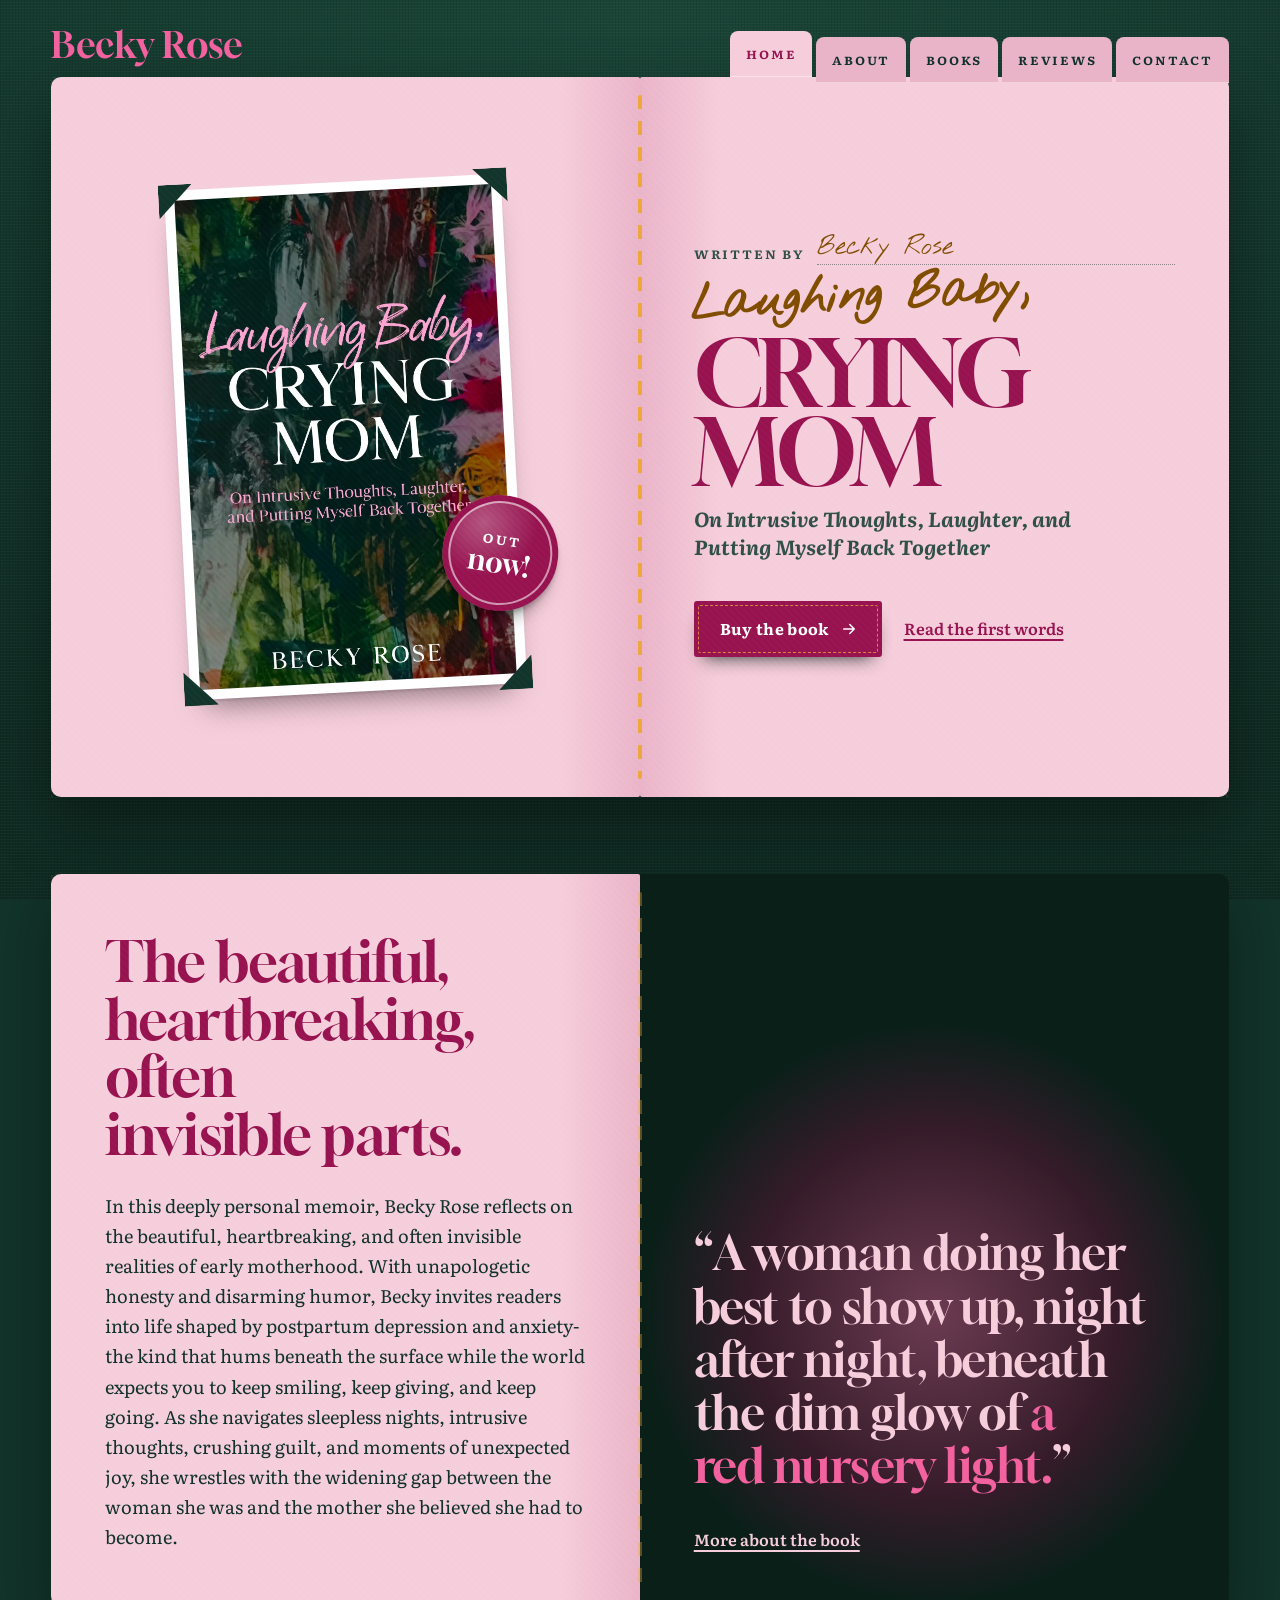
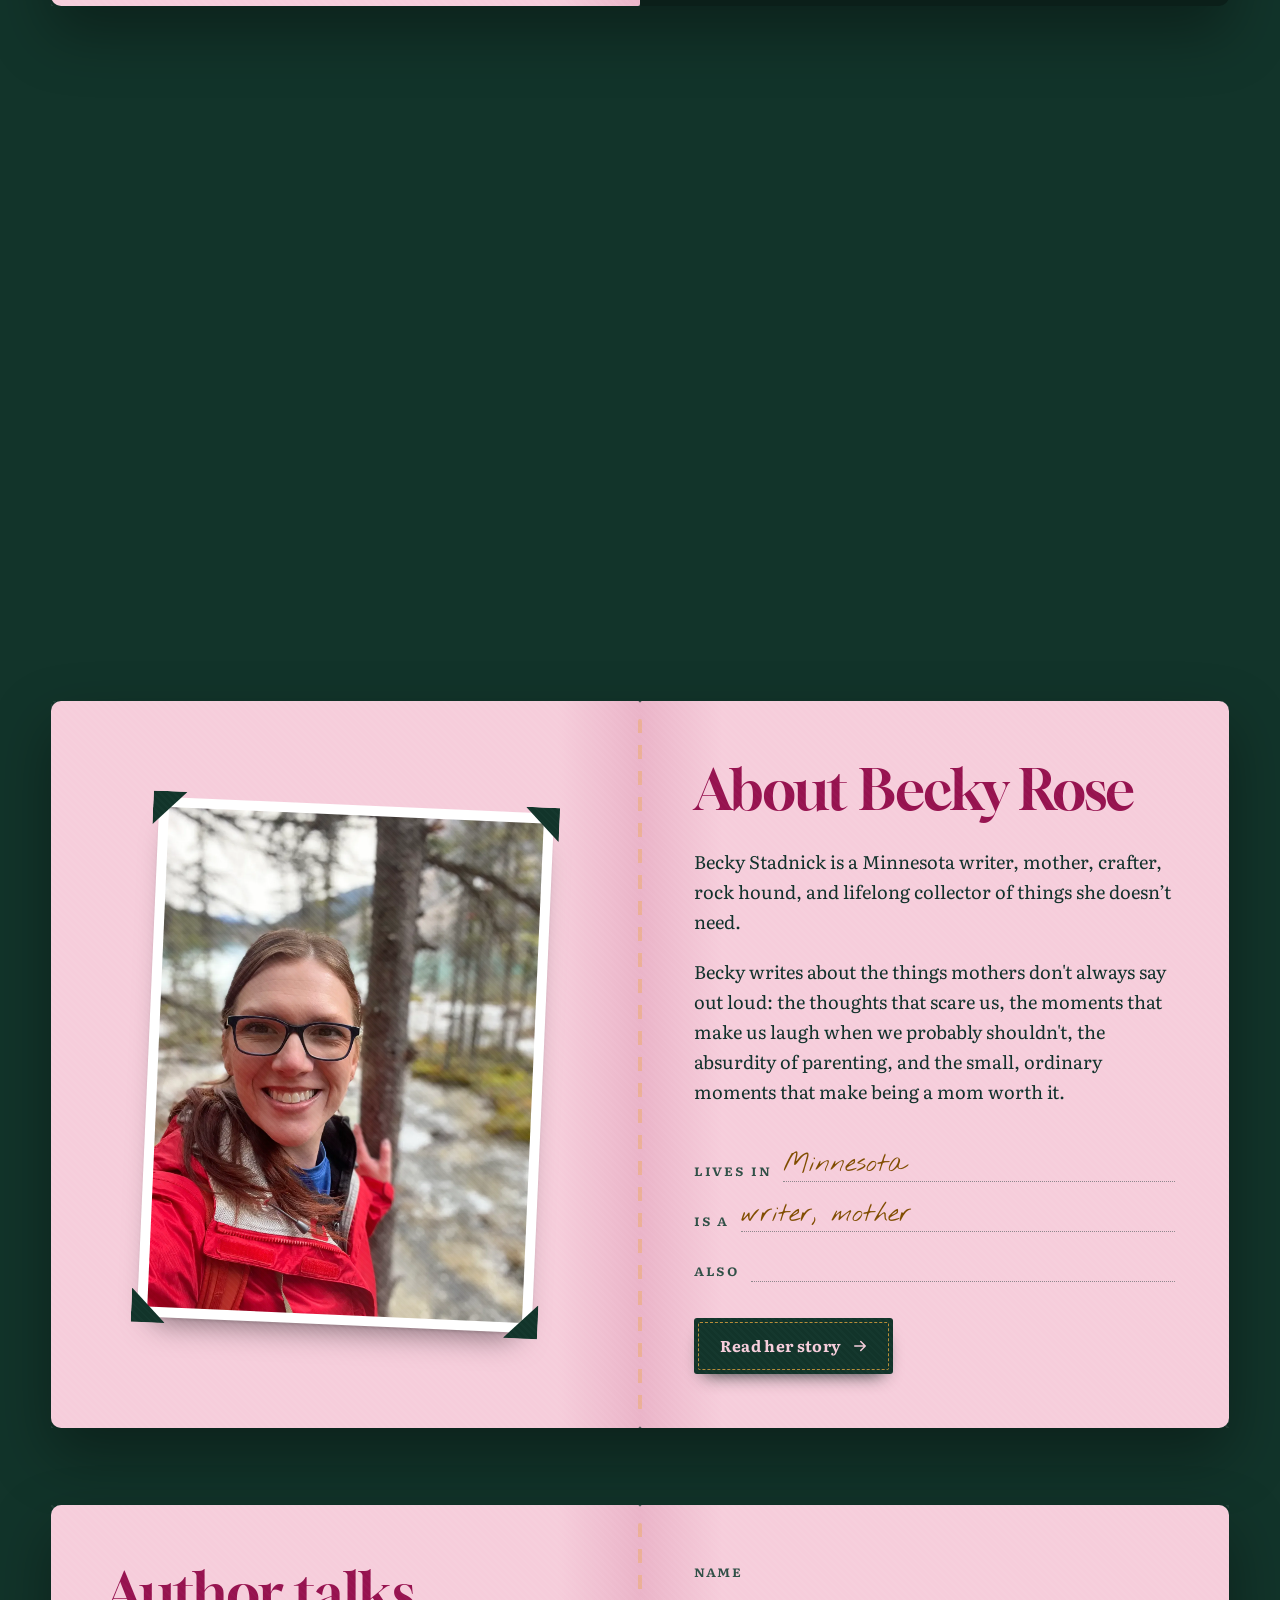
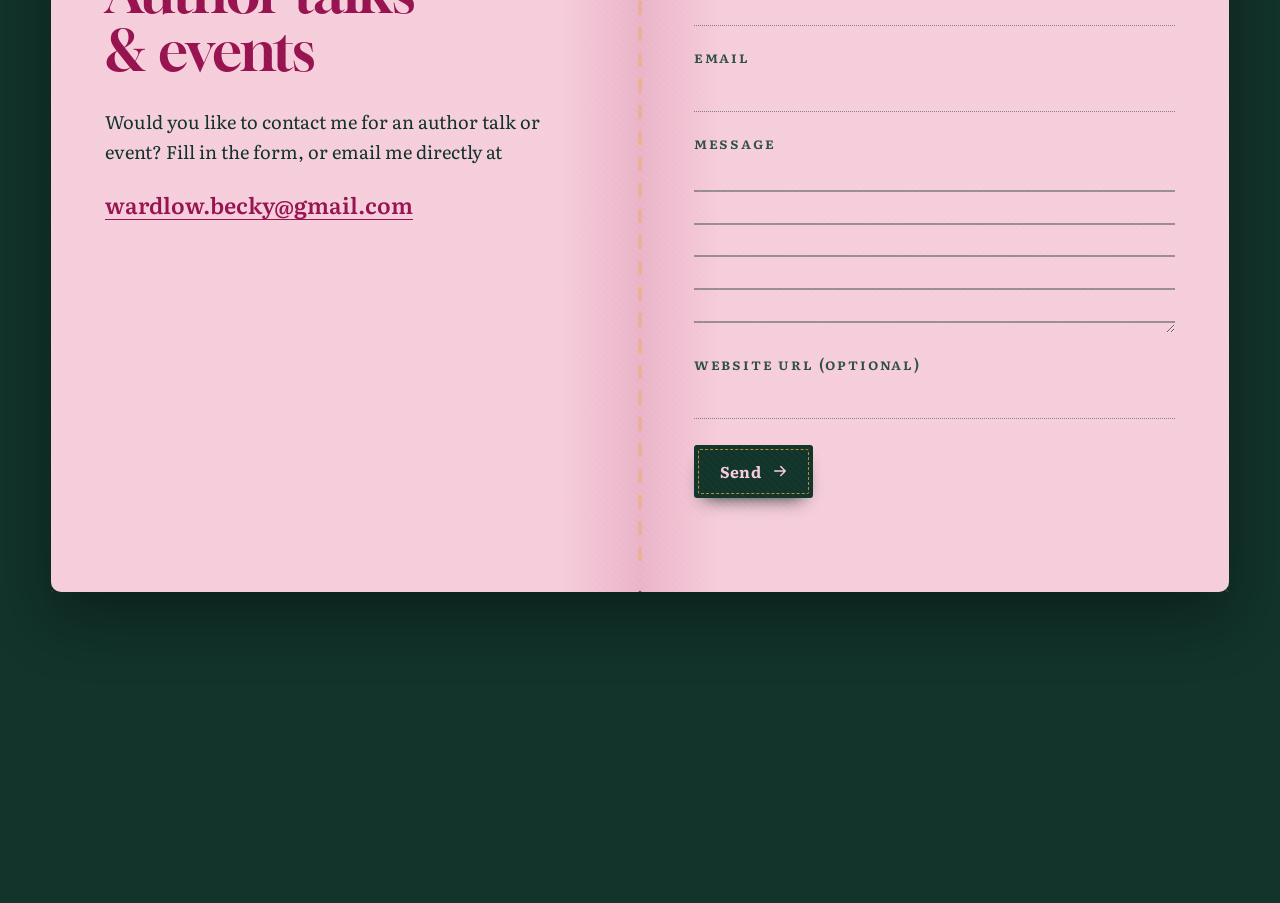
<file: index.html>
<!doctype html>
<html lang="en">
<head>
  <meta charset="utf-8">
  <meta name="viewport" content="width=device-width, initial-scale=1">
  <title>Becky Rose | Official Author Website</title>
  <meta name="description" content="Becky Rose is a Minnesota writer and the author of the memoir Laughing Baby, Crying Mom, out now.">
  <meta name="theme-color" content="#12342a">
  <meta property="og:title" content="Becky Rose | Official Author Website">
  <meta property="og:description" content="Becky Rose is a Minnesota writer and the author of the memoir Laughing Baby, Crying Mom, out now.">
  <meta property="og:image" content="https://mantistmd1.github.io/becky-rose-website/assets/share.jpg">
  <meta property="og:image:width" content="1200">
  <meta property="og:image:height" content="630">
  <meta property="og:image:alt" content="Laughing Baby, Crying Mom, a memoir by Becky Rose. Out now.">
  <meta property="og:url" content="https://mantistmd1.github.io/becky-rose-website/">
  <meta property="og:type" content="website">
  <meta name="twitter:card" content="summary_large_image">
  <link rel="icon" href="assets/favicon.svg" type="image/svg+xml">
  <link rel="preconnect" href="https://fonts.googleapis.com">
  <link rel="preconnect" href="https://fonts.gstatic.com" crossorigin>
  <link href="https://fonts.googleapis.com/css2?family=Gloock&family=Literata:ital,opsz,wght@0,7..72,400;0,7..72,600;0,7..72,700;1,7..72,400&family=Nothing+You+Could+Do&display=swap" rel="stylesheet">
  <link rel="stylesheet" href="styles.css">
  <script>document.documentElement.classList.add("js")</script>
</head>
<body id="top">
  <a class="skip" href="#main">Skip to content</a>
  <header class="site-head">
    <a class="stamp" href="index.html">Becky Rose</a>
    <nav aria-label="Main">
      <button class="menu-btn" aria-expanded="false" aria-controls="site-tabs"><svg viewBox="0 0 24 24" fill="none" stroke="currentColor" stroke-width="2" stroke-linecap="round" aria-hidden="true"><path d="M4 7h16M4 12h16M4 17h16"/></svg>Menu</button>
      <ul class="tabs" id="site-tabs">
        <li><a href="index.html" aria-current="page">Home</a></li>
        <li><a href="about.html">About</a></li>
        <li><a href="books.html">Books</a></li>
        <li><a href="reviews.html">Reviews</a></li>
        <li><a href="contact.html">Contact</a></li>
      </ul>
    </nav>
  </header>
  <main id="main">
    <div class="album">

      <section class="spread arrival" aria-labelledby="book-title">
        <div class="page page--left">
          <div>
          <div class="tipped settle"><span class="corner corner--tl"></span><span class="corner corner--tr"></span><span class="corner corner--bl"></span><span class="corner corner--br"></span>
            <img src="assets/cover.webp" width="1165" height="1800" alt="Cover of Laughing Baby, Crying Mom by Becky Rose: pink brush-script and white serif lettering over a dark, colorful abstract painting." fetchpriority="high">
            <span class="sticker"><span class="sticker-small">Out</span><span class="sticker-big">now!</span></span>
          </div>
        </div>
        </div>
        <div class="page page--right">
          <div class="arrival-form">
            <div class="field"><span class="label">Written by</span><span class="line"><span class="hand write-in" data-delay="300">Becky Rose</span></span></div>
            <h1 class="title-block" id="book-title">
              <span class="title-script">Laughing Baby,</span>
              <span class="title-caps">CRYING MOM</span>
              <span class="title-sub">On Intrusive Thoughts, Laughter, and Putting Myself Back Together</span>
            </h1>
            <div class="actions">
              <a class="btn btn--foil" href="#">Buy the book <svg viewBox="0 0 24 24" fill="none" stroke="currentColor" stroke-width="2" stroke-linecap="round" stroke-linejoin="round" aria-hidden="true"><path d="M5 12h14M13 6l6 6-6 6"/></svg></a>
              <a class="link-hand" href="#first-words">Read the first words</a>
            </div>
          </div>
        </div>
      </section>

      <section class="spread spread--words" aria-labelledby="first-words">
        <div class="page page--left prose">
          <h2 class="page-title" id="first-words">The beautiful, heartbreaking, often invisible parts.</h2>
          <p>In this deeply personal memoir, Becky Rose reflects on the beautiful, heartbreaking, and often invisible realities of early motherhood. With unapologetic honesty and disarming humor, Becky invites readers into life shaped by postpartum depression and anxiety-the kind that hums beneath the surface while the world expects you to keep smiling, keep giving, and keep going. As she navigates sleepless nights, intrusive thoughts, crushing guilt, and moments of unexpected joy, she wrestles with the widening gap between the woman she was and the mother she believed she had to become.</p>
        </div>
        <div class="page page--right nursery">
          <p class="nursery-quote">&ldquo;A woman doing her best to show up, night after night, beneath the dim glow of <em>a red nursery light.</em>&rdquo;</p>
          <div class="actions">
            <a class="link-hand link-hand--night" href="laughing-baby-crying-mom.html">More about the book</a>
          </div>
        </div>
      </section>

      <section class="spread spread--said" aria-labelledby="said">
        <div class="said-head">
          <h2 class="page-title" id="said">What people are saying</h2>
        </div>
        <div class="page page--left">
          <figure class="review">
            <span class="mark" aria-hidden="true">&ldquo;</span>
            <blockquote><p>This book spoke so many truths to me about truly being a mother. It spoke to the hilarity, the chaos, the depression, the loneliness, and the unbridled joy. Read this book and see yourself in Becky’s experience and feel just a little bit less alone in this crazy world of motherhood.</p></blockquote>
            <figcaption><span class="hand write-in" data-delay="200">— Megan F.</span></figcaption>
          </figure>
        </div>
        <div class="page page--right">
          <figure class="review">
            <span class="mark" aria-hidden="true">&ldquo;</span>
            <blockquote><p>Reading this book felt like sitting down with my best mama friends and having intimate discussions about all of our insecurities. It was therapeutic, cathartic, heart-wrenching yet full of hope. There were moments I was laughing, then crying, and all the while reading it feeling like I am not alone.</p></blockquote>
            <figcaption><span class="hand write-in" data-delay="500">— Melissa C.</span></figcaption>
          </figure>
        </div>
      </section>

      <section class="spread mother" aria-labelledby="meet">
        <div class="page page--left">
          <div>
            <div class="tipped settle"><span class="corner corner--tl"></span><span class="corner corner--tr"></span><span class="corner corner--bl"></span><span class="corner corner--br"></span>
              <img src="assets/becky.webp" width="1350" height="1800" alt="Becky Rose smiling in a red rain jacket beside a tree, with a river and mountains behind her." loading="lazy">
            </div>
          </div>
        </div>
        <div class="page page--right prose">
          <h2 class="page-title" id="meet">About Becky Rose</h2>
          <p>Becky Stadnick is a Minnesota writer, mother, crafter, rock hound, and lifelong collector of things she doesn’t need.</p>
          <p>Becky writes about the things mothers don't always say out loud: the thoughts that scare us, the moments that make us laugh when we probably shouldn't, the absurdity of parenting, and the small, ordinary moments that make being a mom worth it.</p>
          <div class="fact-list">
            <div class="field"><span class="label">Lives in</span><span class="line"><span class="hand write-in" data-delay="200">Minnesota</span></span></div>
            <div class="field"><span class="label">Is a</span><span class="line"><span class="hand write-in" data-delay="500">writer, mother</span></span></div>
            <div class="field"><span class="label">Also</span><span class="line"><span class="hand write-in" data-delay="800">crafter, rock hound</span></span></div>
          </div>
          <div class="actions"><a class="btn" href="about.html">Read her story <svg viewBox="0 0 24 24" fill="none" stroke="currentColor" stroke-width="2" stroke-linecap="round" stroke-linejoin="round" aria-hidden="true"><path d="M5 12h14M13 6l6 6-6 6"/></svg></a></div>
        </div>
      </section>

      <section class="spread write" aria-labelledby="write">
        <div class="page page--left prose">
          <h2 class="page-title" id="write">Author talks &amp; events</h2>
          <p>Would you like to contact me for an author talk or event? Fill in the form, or email me directly at</p>
          <p><a class="email" href="mailto:wardlow.becky@gmail.com">wardlow.becky@gmail.com</a></p>
        </div>
        <div class="page page--right">
          <form class="form" data-placeholder action="#" method="post">
            <label><span class="label">Name</span><input type="text" name="name" autocomplete="name" required></label>
            <label><span class="label">Email</span><input type="email" name="email" autocomplete="email" required></label>
            <label><span class="label">Message</span><textarea name="message" rows="5" required></textarea></label>
            <label><span class="label">Website URL (optional)</span><input type="url" name="website" autocomplete="url"></label>
            <div class="actions" style="margin-top:8px">
              <button class="btn" type="submit">Send <svg viewBox="0 0 24 24" fill="none" stroke="currentColor" stroke-width="2" stroke-linecap="round" stroke-linejoin="round" aria-hidden="true"><path d="M5 12h14M13 6l6 6-6 6"/></svg></button>
            </div>
            <p class="form-status" role="status" aria-live="polite"></p>
          </form>
        </div>
      </section>
    </div>
  </main>
  <footer class="site-foot">
    <a class="stamp" href="index.html">Becky Rose</a>
    <nav aria-label="Footer">
      <a href="about.html">About</a>
      <a href="books.html">Books</a>
      <a href="reviews.html">Reviews</a>
      <a href="contact.html">Contact</a>
      <a href="privacy.html">Privacy Policy</a>
    </nav>
    <p>&copy; 2026 Becky Rose</p>
    <a class="to-top" href="#top">Back to top <svg viewBox="0 0 24 24" fill="none" stroke="currentColor" stroke-width="2" stroke-linecap="round" stroke-linejoin="round" aria-hidden="true"><path d="M12 19V5M6 11l6-6 6 6"/></svg></a>
  </footer>
  <script src="main.js" defer></script>
</body>
</html>
</file>
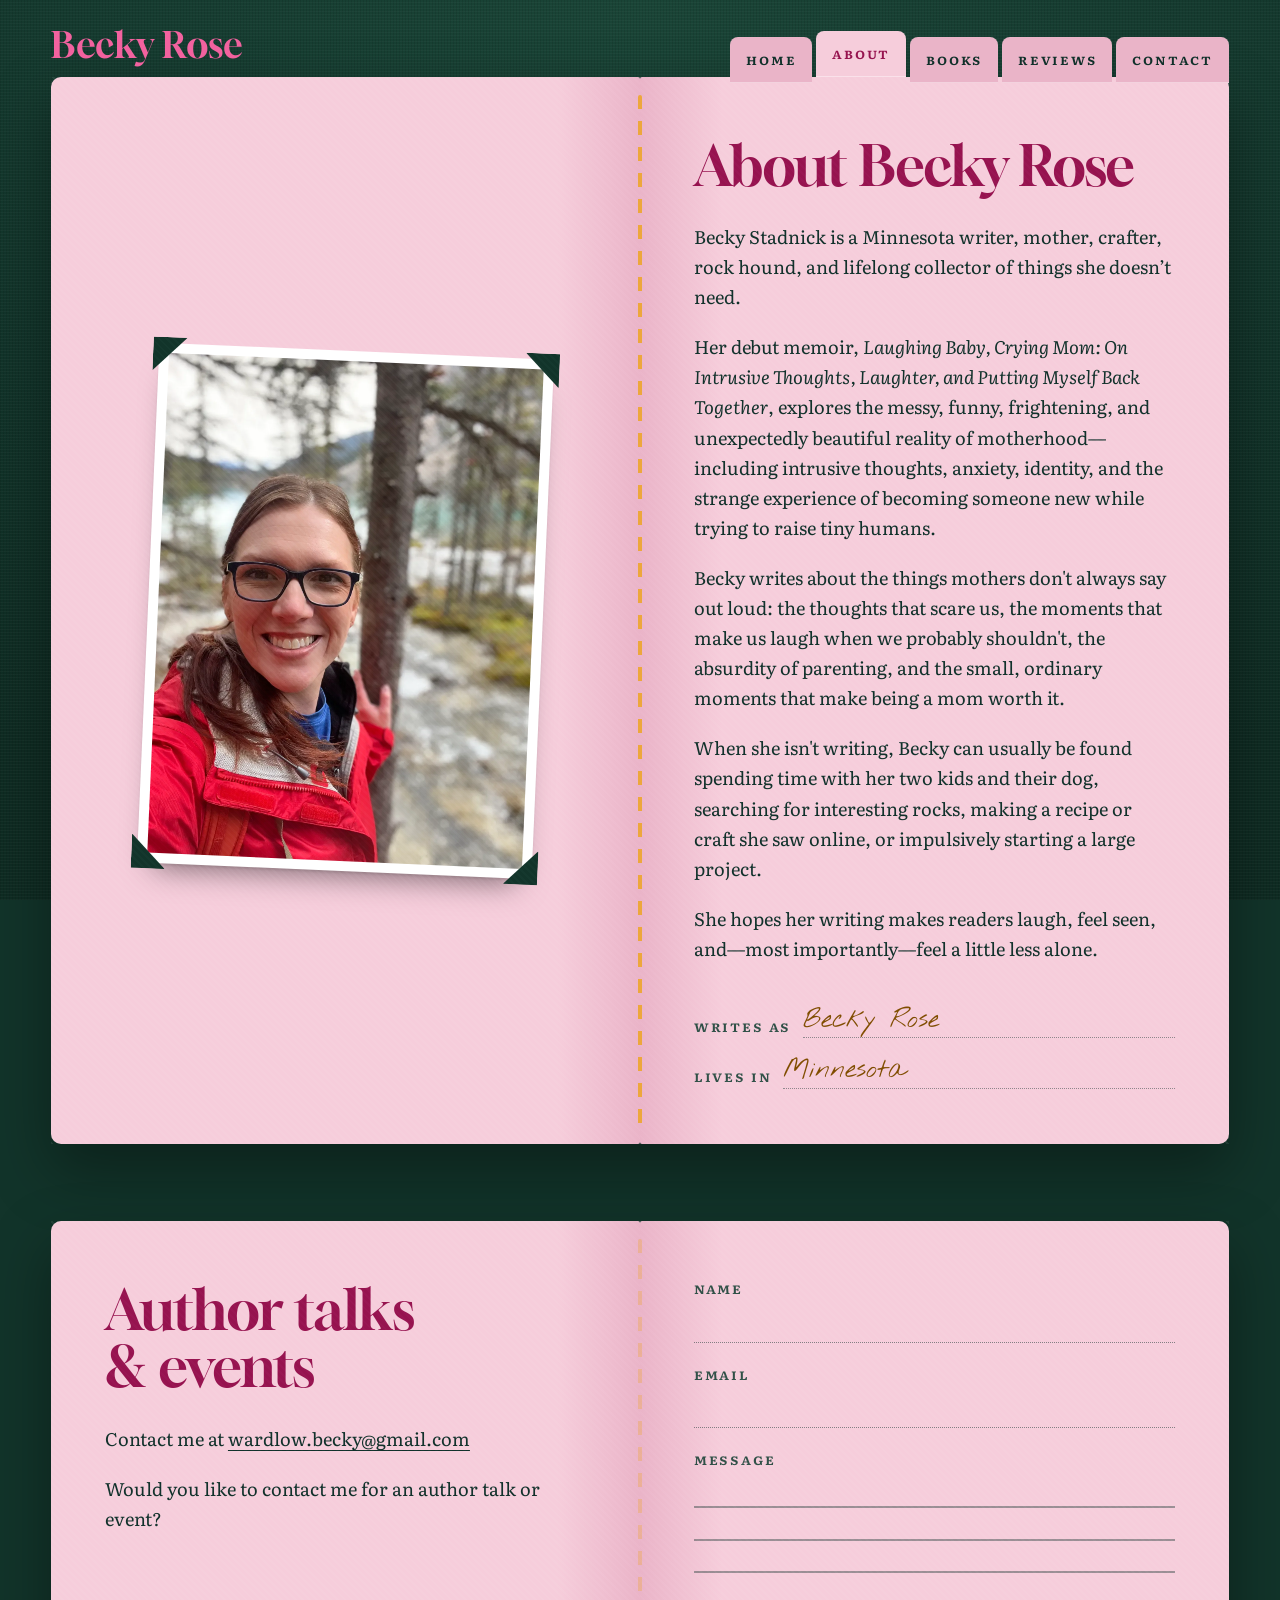
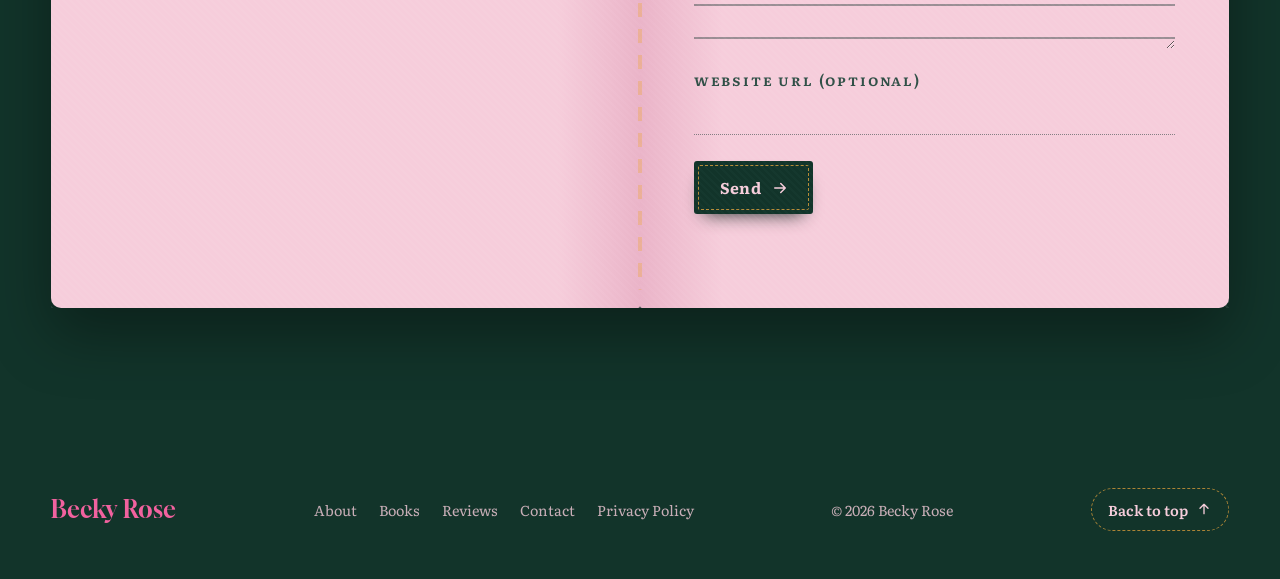
<file: about.html>
<!doctype html>
<html lang="en">
<head>
  <meta charset="utf-8">
  <meta name="viewport" content="width=device-width, initial-scale=1">
  <title>About | Becky Rose</title>
  <meta name="description" content="Becky Stadnick is a Minnesota writer, mother, crafter, rock hound, and lifelong collector of things she doesn’t need.">
  <meta name="theme-color" content="#12342a">
  <meta property="og:title" content="About | Becky Rose">
  <meta property="og:description" content="Becky Stadnick is a Minnesota writer, mother, crafter, rock hound, and lifelong collector of things she doesn’t need.">
  <meta property="og:image" content="https://mantistmd1.github.io/becky-rose-website/assets/share.jpg">
  <meta property="og:image:width" content="1200">
  <meta property="og:image:height" content="630">
  <meta property="og:image:alt" content="Laughing Baby, Crying Mom, a memoir by Becky Rose. Out now.">
  <meta property="og:url" content="https://mantistmd1.github.io/becky-rose-website/about.html">
  <meta property="og:type" content="website">
  <meta name="twitter:card" content="summary_large_image">
  <link rel="icon" href="assets/favicon.svg" type="image/svg+xml">
  <link rel="preconnect" href="https://fonts.googleapis.com">
  <link rel="preconnect" href="https://fonts.gstatic.com" crossorigin>
  <link href="https://fonts.googleapis.com/css2?family=Gloock&family=Literata:ital,opsz,wght@0,7..72,400;0,7..72,600;0,7..72,700;1,7..72,400&family=Nothing+You+Could+Do&display=swap" rel="stylesheet">
  <link rel="stylesheet" href="styles.css">
  <script>document.documentElement.classList.add("js")</script>
</head>
<body id="top">
  <a class="skip" href="#main">Skip to content</a>
  <header class="site-head">
    <a class="stamp" href="index.html">Becky Rose</a>
    <nav aria-label="Main">
      <button class="menu-btn" aria-expanded="false" aria-controls="site-tabs"><svg viewBox="0 0 24 24" fill="none" stroke="currentColor" stroke-width="2" stroke-linecap="round" aria-hidden="true"><path d="M4 7h16M4 12h16M4 17h16"/></svg>Menu</button>
      <ul class="tabs" id="site-tabs">
        <li><a href="index.html">Home</a></li>
        <li><a href="about.html" aria-current="page">About</a></li>
        <li><a href="books.html">Books</a></li>
        <li><a href="reviews.html">Reviews</a></li>
        <li><a href="contact.html">Contact</a></li>
      </ul>
    </nav>
  </header>
  <main id="main">
    <div class="album">

      <section class="spread mother" aria-labelledby="about-title">
        <div class="page page--left">
          <div>
            <div class="tipped settle"><span class="corner corner--tl"></span><span class="corner corner--tr"></span><span class="corner corner--bl"></span><span class="corner corner--br"></span>
              <img src="assets/becky.webp" width="1350" height="1800" alt="Becky Rose smiling in a red rain jacket beside a tree, with a river and mountains behind her." fetchpriority="high">
            </div>
          </div>
        </div>
        <div class="page page--right prose">
          <h1 class="page-title" id="about-title">About Becky Rose</h1>
          <p>Becky Stadnick is a Minnesota writer, mother, crafter, rock hound, and lifelong collector of things she doesn’t need.</p>
          <p>Her debut memoir, <cite>Laughing Baby, Crying Mom: On Intrusive Thoughts, Laughter, and Putting Myself Back Together</cite>, explores the messy, funny, frightening, and unexpectedly beautiful reality of motherhood—including intrusive thoughts, anxiety, identity, and the strange experience of becoming someone new while trying to raise tiny humans.</p>
          <p>Becky writes about the things mothers don't always say out loud: the thoughts that scare us, the moments that make us laugh when we probably shouldn't, the absurdity of parenting, and the small, ordinary moments that make being a mom worth it.</p>
          <p>When she isn't writing, Becky can usually be found spending time with her two kids and their dog, searching for interesting rocks, making a recipe or craft she saw online, or impulsively starting a large project.</p>
          <p>She hopes her writing makes readers laugh, feel seen, and—most importantly—feel a little less alone.</p>
          <div class="fact-list">
            <div class="field"><span class="label">Writes as</span><span class="line"><span class="hand write-in" data-delay="200">Becky Rose</span></span></div>
            <div class="field"><span class="label">Lives in</span><span class="line"><span class="hand write-in" data-delay="500">Minnesota</span></span></div>
          </div>
        </div>
      </section>

      <section class="spread write" aria-labelledby="write">
        <div class="page page--left prose">
          <h2 class="page-title" id="write">Author talks &amp; events</h2>
          <p>Contact me at <a href="mailto:wardlow.becky@gmail.com">wardlow.becky@gmail.com</a></p>
          <p>Would you like to contact me for an author talk or event?</p>
        </div>
        <div class="page page--right">
          <form class="form" data-placeholder action="#" method="post">
            <label><span class="label">Name</span><input type="text" name="name" autocomplete="name" required></label>
            <label><span class="label">Email</span><input type="email" name="email" autocomplete="email" required></label>
            <label><span class="label">Message</span><textarea name="message" rows="5" required></textarea></label>
            <label><span class="label">Website URL (optional)</span><input type="url" name="website" autocomplete="url"></label>
            <div class="actions" style="margin-top:8px">
              <button class="btn" type="submit">Send <svg viewBox="0 0 24 24" fill="none" stroke="currentColor" stroke-width="2" stroke-linecap="round" stroke-linejoin="round" aria-hidden="true"><path d="M5 12h14M13 6l6 6-6 6"/></svg></button>
            </div>
            <p class="form-status" role="status" aria-live="polite"></p>
          </form>
        </div>
      </section>
    </div>
  </main>
  <footer class="site-foot">
    <a class="stamp" href="index.html">Becky Rose</a>
    <nav aria-label="Footer">
      <a href="about.html">About</a>
      <a href="books.html">Books</a>
      <a href="reviews.html">Reviews</a>
      <a href="contact.html">Contact</a>
      <a href="privacy.html">Privacy Policy</a>
    </nav>
    <p>&copy; 2026 Becky Rose</p>
    <a class="to-top" href="#top">Back to top <svg viewBox="0 0 24 24" fill="none" stroke="currentColor" stroke-width="2" stroke-linecap="round" stroke-linejoin="round" aria-hidden="true"><path d="M12 19V5M6 11l6-6 6 6"/></svg></a>
  </footer>
  <script src="main.js" defer></script>
</body>
</html>
</file>
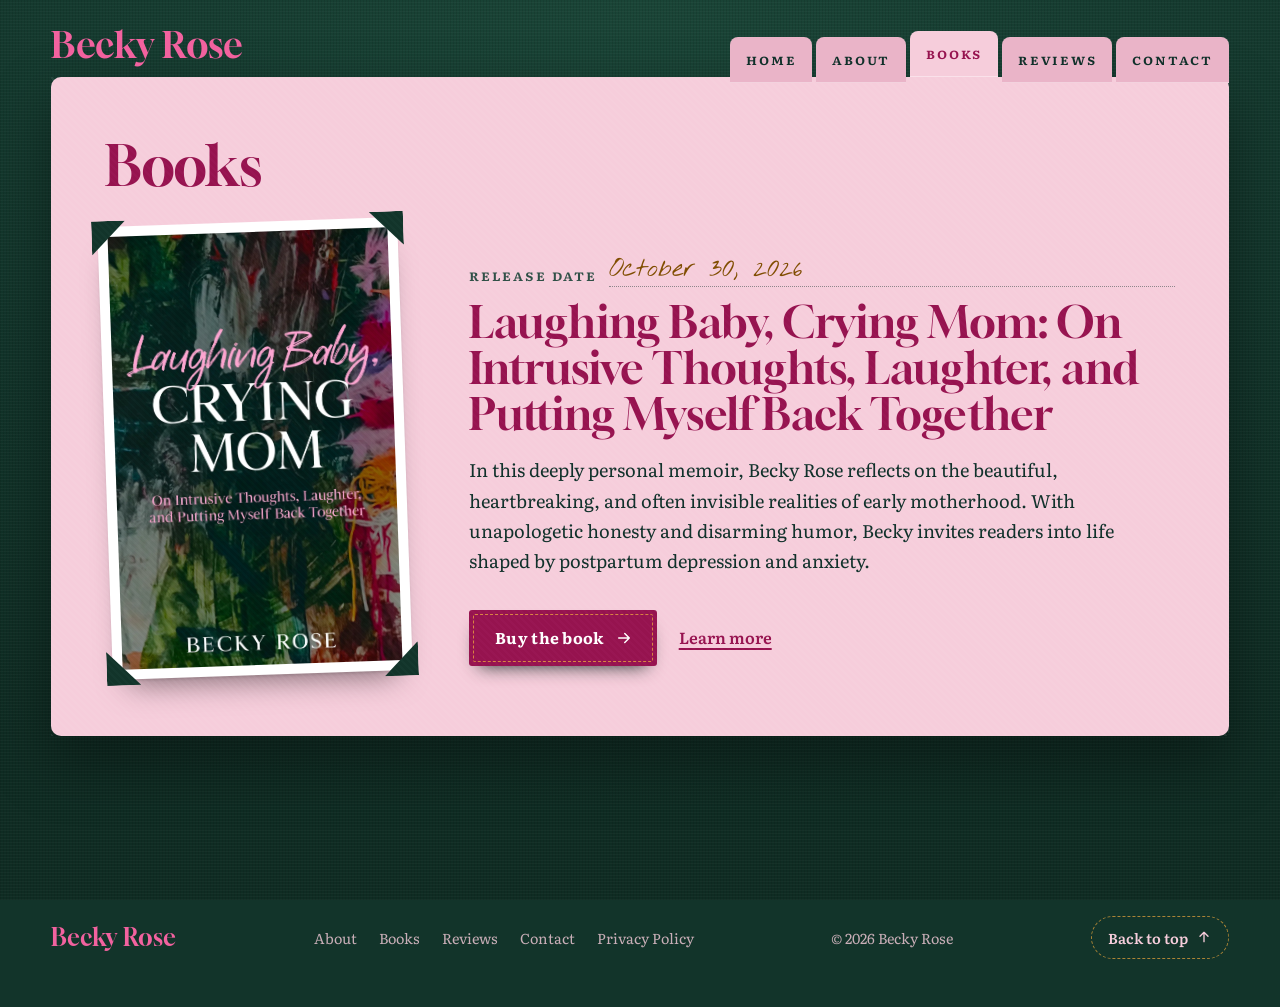
<file: books.html>
<!doctype html>
<html lang="en">
<head>
  <meta charset="utf-8">
  <meta name="viewport" content="width=device-width, initial-scale=1">
  <title>Books | Becky Rose</title>
  <meta name="description" content="Books by Becky Rose, including the memoir Laughing Baby, Crying Mom.">
  <meta name="theme-color" content="#12342a">
  <meta property="og:title" content="Books | Becky Rose">
  <meta property="og:description" content="Books by Becky Rose, including the memoir Laughing Baby, Crying Mom.">
  <meta property="og:image" content="https://mantistmd1.github.io/becky-rose-website/assets/share.jpg">
  <meta property="og:image:width" content="1200">
  <meta property="og:image:height" content="630">
  <meta property="og:image:alt" content="Laughing Baby, Crying Mom, a memoir by Becky Rose. Out now.">
  <meta property="og:url" content="https://mantistmd1.github.io/becky-rose-website/books.html">
  <meta property="og:type" content="website">
  <meta name="twitter:card" content="summary_large_image">
  <link rel="icon" href="assets/favicon.svg" type="image/svg+xml">
  <link rel="preconnect" href="https://fonts.googleapis.com">
  <link rel="preconnect" href="https://fonts.gstatic.com" crossorigin>
  <link href="https://fonts.googleapis.com/css2?family=Gloock&family=Literata:ital,opsz,wght@0,7..72,400;0,7..72,600;0,7..72,700;1,7..72,400&family=Nothing+You+Could+Do&display=swap" rel="stylesheet">
  <link rel="stylesheet" href="styles.css">
  <script>document.documentElement.classList.add("js")</script>
</head>
<body id="top">
  <a class="skip" href="#main">Skip to content</a>
  <header class="site-head">
    <a class="stamp" href="index.html">Becky Rose</a>
    <nav aria-label="Main">
      <button class="menu-btn" aria-expanded="false" aria-controls="site-tabs"><svg viewBox="0 0 24 24" fill="none" stroke="currentColor" stroke-width="2" stroke-linecap="round" aria-hidden="true"><path d="M4 7h16M4 12h16M4 17h16"/></svg>Menu</button>
      <ul class="tabs" id="site-tabs">
        <li><a href="index.html">Home</a></li>
        <li><a href="about.html">About</a></li>
        <li><a href="books.html" aria-current="page">Books</a></li>
        <li><a href="reviews.html">Reviews</a></li>
        <li><a href="contact.html">Contact</a></li>
      </ul>
    </nav>
  </header>
  <main id="main">
    <div class="album">

      <section class="spread spread--single" aria-labelledby="books-title">
        <div class="page page--full">
          <h1 class="page-title" id="books-title">Books</h1>
          <article class="shelf-item">
            <a href="laughing-baby-crying-mom.html" aria-label="Laughing Baby, Crying Mom: On Intrusive Thoughts, Laughter, and Putting Myself Back Together"><div>
          <div class="tipped settle"><span class="corner corner--tl"></span><span class="corner corner--tr"></span><span class="corner corner--bl"></span><span class="corner corner--br"></span>
            <img src="assets/cover.webp" width="1165" height="1800" alt="Cover of Laughing Baby, Crying Mom by Becky Rose: pink brush-script and white serif lettering over a dark, colorful abstract painting." loading="lazy">
          </div>
          
        </div></a>
            <div class="prose">
              <div class="field"><span class="label">Release date</span><span class="line"><span class="hand write-in" data-delay="300">October 30, 2026</span></span></div>
              <h2>Laughing Baby, Crying Mom: On Intrusive Thoughts, Laughter, and Putting Myself Back Together</h2>
              <p>In this deeply personal memoir, Becky Rose reflects on the beautiful, heartbreaking, and often invisible realities of early motherhood. With unapologetic honesty and disarming humor, Becky invites readers into life shaped by postpartum depression and anxiety.</p>
              <div class="actions">
                <a class="btn btn--foil" href="#">Buy the book <svg viewBox="0 0 24 24" fill="none" stroke="currentColor" stroke-width="2" stroke-linecap="round" stroke-linejoin="round" aria-hidden="true"><path d="M5 12h14M13 6l6 6-6 6"/></svg></a>
                <a class="link-hand" href="laughing-baby-crying-mom.html">Learn more</a>
              </div>
            </div>
          </article>
        </div>
      </section>
    </div>
  </main>
  <footer class="site-foot">
    <a class="stamp" href="index.html">Becky Rose</a>
    <nav aria-label="Footer">
      <a href="about.html">About</a>
      <a href="books.html">Books</a>
      <a href="reviews.html">Reviews</a>
      <a href="contact.html">Contact</a>
      <a href="privacy.html">Privacy Policy</a>
    </nav>
    <p>&copy; 2026 Becky Rose</p>
    <a class="to-top" href="#top">Back to top <svg viewBox="0 0 24 24" fill="none" stroke="currentColor" stroke-width="2" stroke-linecap="round" stroke-linejoin="round" aria-hidden="true"><path d="M12 19V5M6 11l6-6 6 6"/></svg></a>
  </footer>
  <script src="main.js" defer></script>
</body>
</html>
</file>
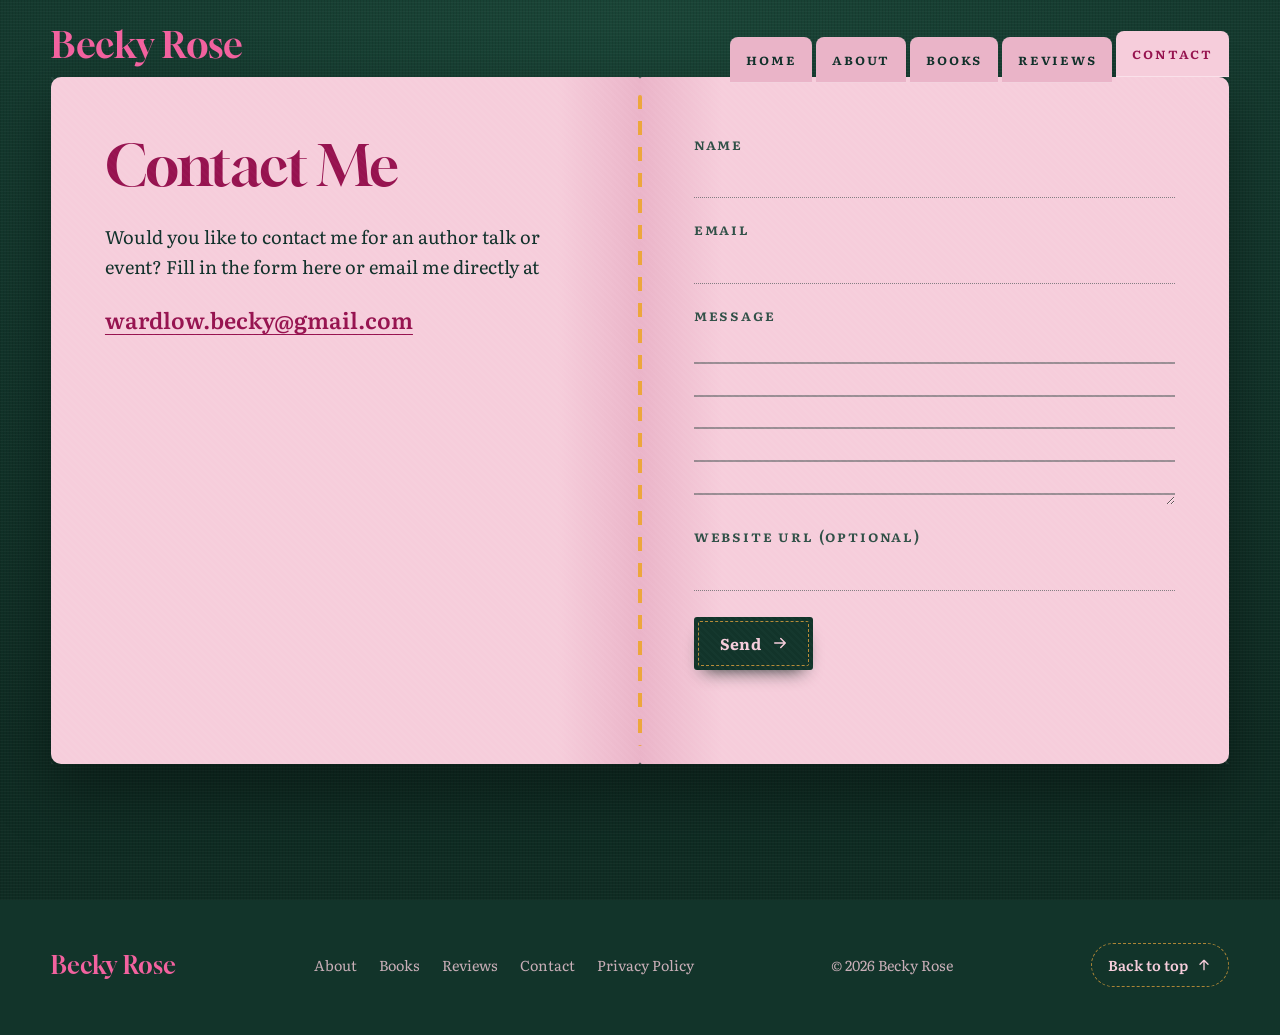
<file: contact.html>
<!doctype html>
<html lang="en">
<head>
  <meta charset="utf-8">
  <meta name="viewport" content="width=device-width, initial-scale=1">
  <title>Contact | Becky Rose</title>
  <meta name="description" content="Contact Becky Rose for an author talk or event.">
  <meta name="theme-color" content="#12342a">
  <meta property="og:title" content="Contact | Becky Rose">
  <meta property="og:description" content="Contact Becky Rose for an author talk or event.">
  <meta property="og:image" content="https://mantistmd1.github.io/becky-rose-website/assets/share.jpg">
  <meta property="og:image:width" content="1200">
  <meta property="og:image:height" content="630">
  <meta property="og:image:alt" content="Laughing Baby, Crying Mom, a memoir by Becky Rose. Out now.">
  <meta property="og:url" content="https://mantistmd1.github.io/becky-rose-website/contact.html">
  <meta property="og:type" content="website">
  <meta name="twitter:card" content="summary_large_image">
  <link rel="icon" href="assets/favicon.svg" type="image/svg+xml">
  <link rel="preconnect" href="https://fonts.googleapis.com">
  <link rel="preconnect" href="https://fonts.gstatic.com" crossorigin>
  <link href="https://fonts.googleapis.com/css2?family=Gloock&family=Literata:ital,opsz,wght@0,7..72,400;0,7..72,600;0,7..72,700;1,7..72,400&family=Nothing+You+Could+Do&display=swap" rel="stylesheet">
  <link rel="stylesheet" href="styles.css">
  <script>document.documentElement.classList.add("js")</script>
</head>
<body id="top">
  <a class="skip" href="#main">Skip to content</a>
  <header class="site-head">
    <a class="stamp" href="index.html">Becky Rose</a>
    <nav aria-label="Main">
      <button class="menu-btn" aria-expanded="false" aria-controls="site-tabs"><svg viewBox="0 0 24 24" fill="none" stroke="currentColor" stroke-width="2" stroke-linecap="round" aria-hidden="true"><path d="M4 7h16M4 12h16M4 17h16"/></svg>Menu</button>
      <ul class="tabs" id="site-tabs">
        <li><a href="index.html">Home</a></li>
        <li><a href="about.html">About</a></li>
        <li><a href="books.html">Books</a></li>
        <li><a href="reviews.html">Reviews</a></li>
        <li><a href="contact.html" aria-current="page">Contact</a></li>
      </ul>
    </nav>
  </header>
  <main id="main">
    <div class="album">

      <section class="spread write" aria-labelledby="contact-title">
        <div class="page page--left prose">
          <h1 class="page-title" id="contact-title">Contact Me</h1>
          <p>Would you like to contact me for an author talk or event? Fill in the form here or email me directly at</p>
          <p><a class="email" href="mailto:wardlow.becky@gmail.com">wardlow.becky@gmail.com</a></p>
        </div>
        <div class="page page--right">
          <form class="form" data-placeholder action="#" method="post">
            <label><span class="label">Name</span><input type="text" name="name" autocomplete="name" required></label>
            <label><span class="label">Email</span><input type="email" name="email" autocomplete="email" required></label>
            <label><span class="label">Message</span><textarea name="message" rows="5" required></textarea></label>
            <label><span class="label">Website URL (optional)</span><input type="url" name="website" autocomplete="url"></label>
            <div class="actions" style="margin-top:8px">
              <button class="btn" type="submit">Send <svg viewBox="0 0 24 24" fill="none" stroke="currentColor" stroke-width="2" stroke-linecap="round" stroke-linejoin="round" aria-hidden="true"><path d="M5 12h14M13 6l6 6-6 6"/></svg></button>
            </div>
            <p class="form-status" role="status" aria-live="polite"></p>
          </form>
        </div>
      </section>
    </div>
  </main>
  <footer class="site-foot">
    <a class="stamp" href="index.html">Becky Rose</a>
    <nav aria-label="Footer">
      <a href="about.html">About</a>
      <a href="books.html">Books</a>
      <a href="reviews.html">Reviews</a>
      <a href="contact.html">Contact</a>
      <a href="privacy.html">Privacy Policy</a>
    </nav>
    <p>&copy; 2026 Becky Rose</p>
    <a class="to-top" href="#top">Back to top <svg viewBox="0 0 24 24" fill="none" stroke="currentColor" stroke-width="2" stroke-linecap="round" stroke-linejoin="round" aria-hidden="true"><path d="M12 19V5M6 11l6-6 6 6"/></svg></a>
  </footer>
  <script src="main.js" defer></script>
</body>
</html>
</file>
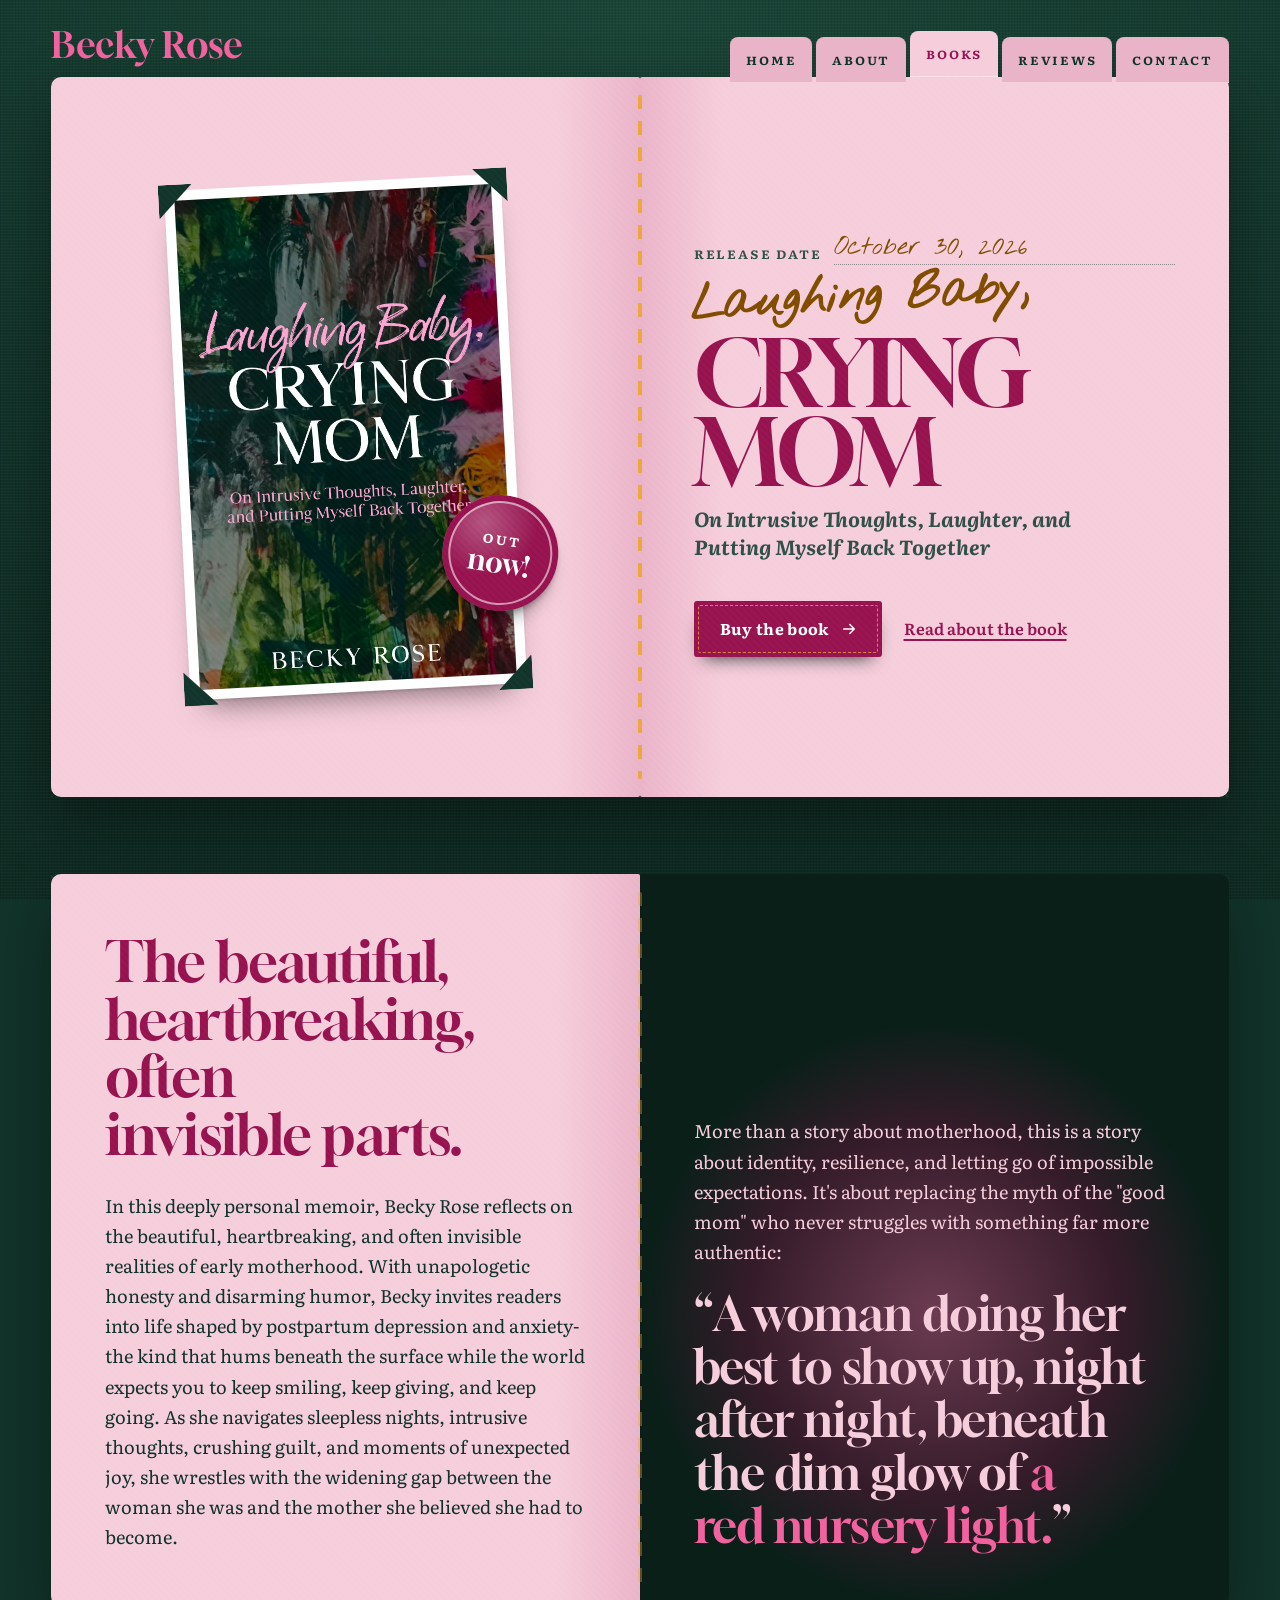
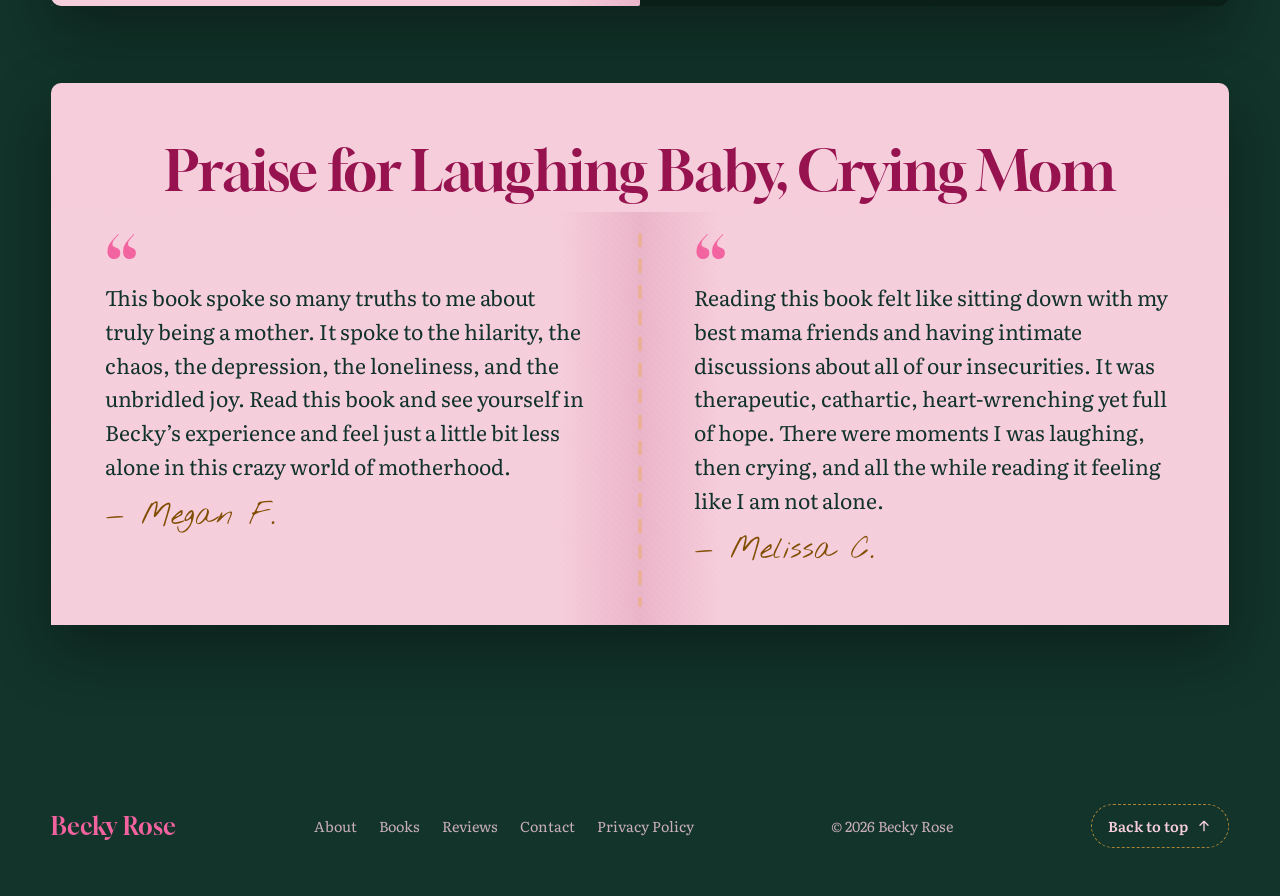
<file: laughing-baby-crying-mom.html>
<!doctype html>
<html lang="en">
<head>
  <meta charset="utf-8">
  <meta name="viewport" content="width=device-width, initial-scale=1">
  <title>Laughing Baby, Crying Mom | Becky Rose</title>
  <meta name="description" content="Laughing Baby, Crying Mom by Becky Rose: a memoir of postpartum depression, anxiety, intrusive thoughts and humor. Out now.">
  <meta name="theme-color" content="#12342a">
  <meta property="og:title" content="Laughing Baby, Crying Mom | Becky Rose">
  <meta property="og:description" content="Laughing Baby, Crying Mom by Becky Rose: a memoir of postpartum depression, anxiety, intrusive thoughts and humor. Out now.">
  <meta property="og:image" content="https://mantistmd1.github.io/becky-rose-website/assets/share.jpg">
  <meta property="og:image:width" content="1200">
  <meta property="og:image:height" content="630">
  <meta property="og:image:alt" content="Laughing Baby, Crying Mom, a memoir by Becky Rose. Out now.">
  <meta property="og:url" content="https://mantistmd1.github.io/becky-rose-website/laughing-baby-crying-mom.html">
  <meta property="og:type" content="website">
  <meta name="twitter:card" content="summary_large_image">
  <link rel="icon" href="assets/favicon.svg" type="image/svg+xml">
  <link rel="preconnect" href="https://fonts.googleapis.com">
  <link rel="preconnect" href="https://fonts.gstatic.com" crossorigin>
  <link href="https://fonts.googleapis.com/css2?family=Gloock&family=Literata:ital,opsz,wght@0,7..72,400;0,7..72,600;0,7..72,700;1,7..72,400&family=Nothing+You+Could+Do&display=swap" rel="stylesheet">
  <link rel="stylesheet" href="styles.css">
  <script>document.documentElement.classList.add("js")</script>
</head>
<body id="top">
  <a class="skip" href="#main">Skip to content</a>
  <header class="site-head">
    <a class="stamp" href="index.html">Becky Rose</a>
    <nav aria-label="Main">
      <button class="menu-btn" aria-expanded="false" aria-controls="site-tabs"><svg viewBox="0 0 24 24" fill="none" stroke="currentColor" stroke-width="2" stroke-linecap="round" aria-hidden="true"><path d="M4 7h16M4 12h16M4 17h16"/></svg>Menu</button>
      <ul class="tabs" id="site-tabs">
        <li><a href="index.html">Home</a></li>
        <li><a href="about.html">About</a></li>
        <li><a href="books.html" aria-current="page">Books</a></li>
        <li><a href="reviews.html">Reviews</a></li>
        <li><a href="contact.html">Contact</a></li>
      </ul>
    </nav>
  </header>
  <main id="main">
    <div class="album">

      <section class="spread arrival" aria-labelledby="book-title">
        <div class="page page--left">
          <div>
          <div class="tipped settle"><span class="corner corner--tl"></span><span class="corner corner--tr"></span><span class="corner corner--bl"></span><span class="corner corner--br"></span>
            <img src="assets/cover.webp" width="1165" height="1800" alt="Cover of Laughing Baby, Crying Mom by Becky Rose: pink brush-script and white serif lettering over a dark, colorful abstract painting." fetchpriority="high">
            <span class="sticker"><span class="sticker-small">Out</span><span class="sticker-big">now!</span></span>
          </div>
        </div>
        </div>
        <div class="page page--right">
          <div class="arrival-form">
            <div class="field"><span class="label">Release date</span><span class="line"><span class="hand write-in" data-delay="300">October 30, 2026</span></span></div>
            <h1 class="title-block" id="book-title">
              <span class="title-script">Laughing Baby,</span>
              <span class="title-caps">CRYING MOM</span>
              <span class="title-sub">On Intrusive Thoughts, Laughter, and Putting Myself Back Together</span>
            </h1>
            <div class="actions">
              <a class="btn btn--foil" href="#">Buy the book <svg viewBox="0 0 24 24" fill="none" stroke="currentColor" stroke-width="2" stroke-linecap="round" stroke-linejoin="round" aria-hidden="true"><path d="M5 12h14M13 6l6 6-6 6"/></svg></a>
              <a class="link-hand" href="#about-book">Read about the book</a>
            </div>
          </div>
        </div>
      </section>

      <section class="spread spread--words" aria-labelledby="about-book">
        <div class="page page--left prose">
          <h2 class="page-title" id="about-book">The beautiful, heartbreaking, often invisible parts.</h2>
          <p>In this deeply personal memoir, Becky Rose reflects on the beautiful, heartbreaking, and often invisible realities of early motherhood. With unapologetic honesty and disarming humor, Becky invites readers into life shaped by postpartum depression and anxiety-the kind that hums beneath the surface while the world expects you to keep smiling, keep giving, and keep going. As she navigates sleepless nights, intrusive thoughts, crushing guilt, and moments of unexpected joy, she wrestles with the widening gap between the woman she was and the mother she believed she had to become.</p>
        </div>
        <div class="page page--right nursery prose">
          <p style="max-width:44ch">More than a story about motherhood, this is a story about identity, resilience, and letting go of impossible expectations. It's about replacing the myth of the "good mom" who never struggles with something far more authentic: </p>
          <p class="nursery-quote">&ldquo;A woman doing her best to show up, night after night, beneath the dim glow of <em>a red nursery light.</em>&rdquo;</p>
        </div>
      </section>

      <section class="spread spread--said" aria-labelledby="praise">
        <div class="said-head">
          <h2 class="page-title" id="praise">Praise for Laughing Baby, Crying Mom</h2>
        </div>
        <div class="page page--left">
          <figure class="review">
            <span class="mark" aria-hidden="true">&ldquo;</span>
            <blockquote><p>This book spoke so many truths to me about truly being a mother. It spoke to the hilarity, the chaos, the depression, the loneliness, and the unbridled joy. Read this book and see yourself in Becky’s experience and feel just a little bit less alone in this crazy world of motherhood.</p></blockquote>
            <figcaption><span class="hand write-in" data-delay="200">— Megan F.</span></figcaption>
          </figure>
        </div>
        <div class="page page--right">
          <figure class="review">
            <span class="mark" aria-hidden="true">&ldquo;</span>
            <blockquote><p>Reading this book felt like sitting down with my best mama friends and having intimate discussions about all of our insecurities. It was therapeutic, cathartic, heart-wrenching yet full of hope. There were moments I was laughing, then crying, and all the while reading it feeling like I am not alone.</p></blockquote>
            <figcaption><span class="hand write-in" data-delay="500">— Melissa C.</span></figcaption>
          </figure>
        </div>
      </section>
    </div>
  </main>
  <footer class="site-foot">
    <a class="stamp" href="index.html">Becky Rose</a>
    <nav aria-label="Footer">
      <a href="about.html">About</a>
      <a href="books.html">Books</a>
      <a href="reviews.html">Reviews</a>
      <a href="contact.html">Contact</a>
      <a href="privacy.html">Privacy Policy</a>
    </nav>
    <p>&copy; 2026 Becky Rose</p>
    <a class="to-top" href="#top">Back to top <svg viewBox="0 0 24 24" fill="none" stroke="currentColor" stroke-width="2" stroke-linecap="round" stroke-linejoin="round" aria-hidden="true"><path d="M12 19V5M6 11l6-6 6 6"/></svg></a>
  </footer>
  <script src="main.js" defer></script>
</body>
</html>
</file>
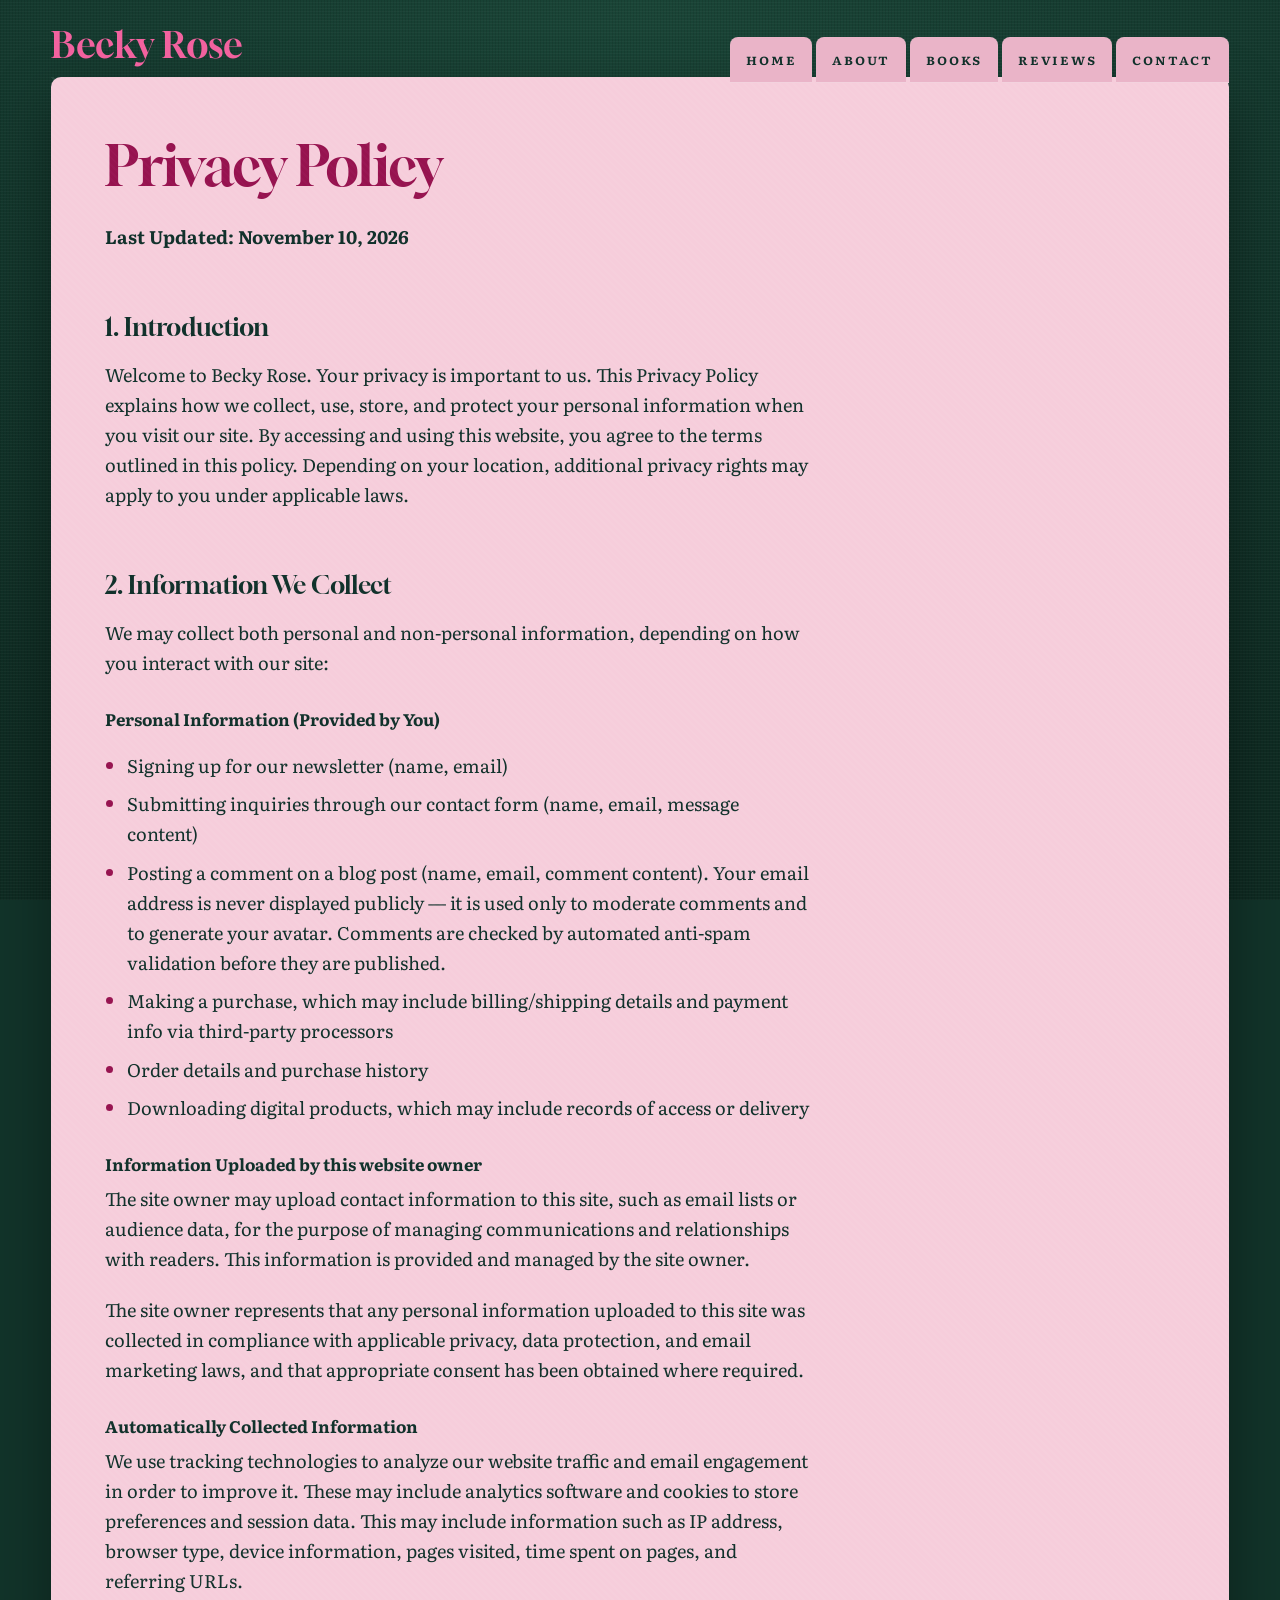
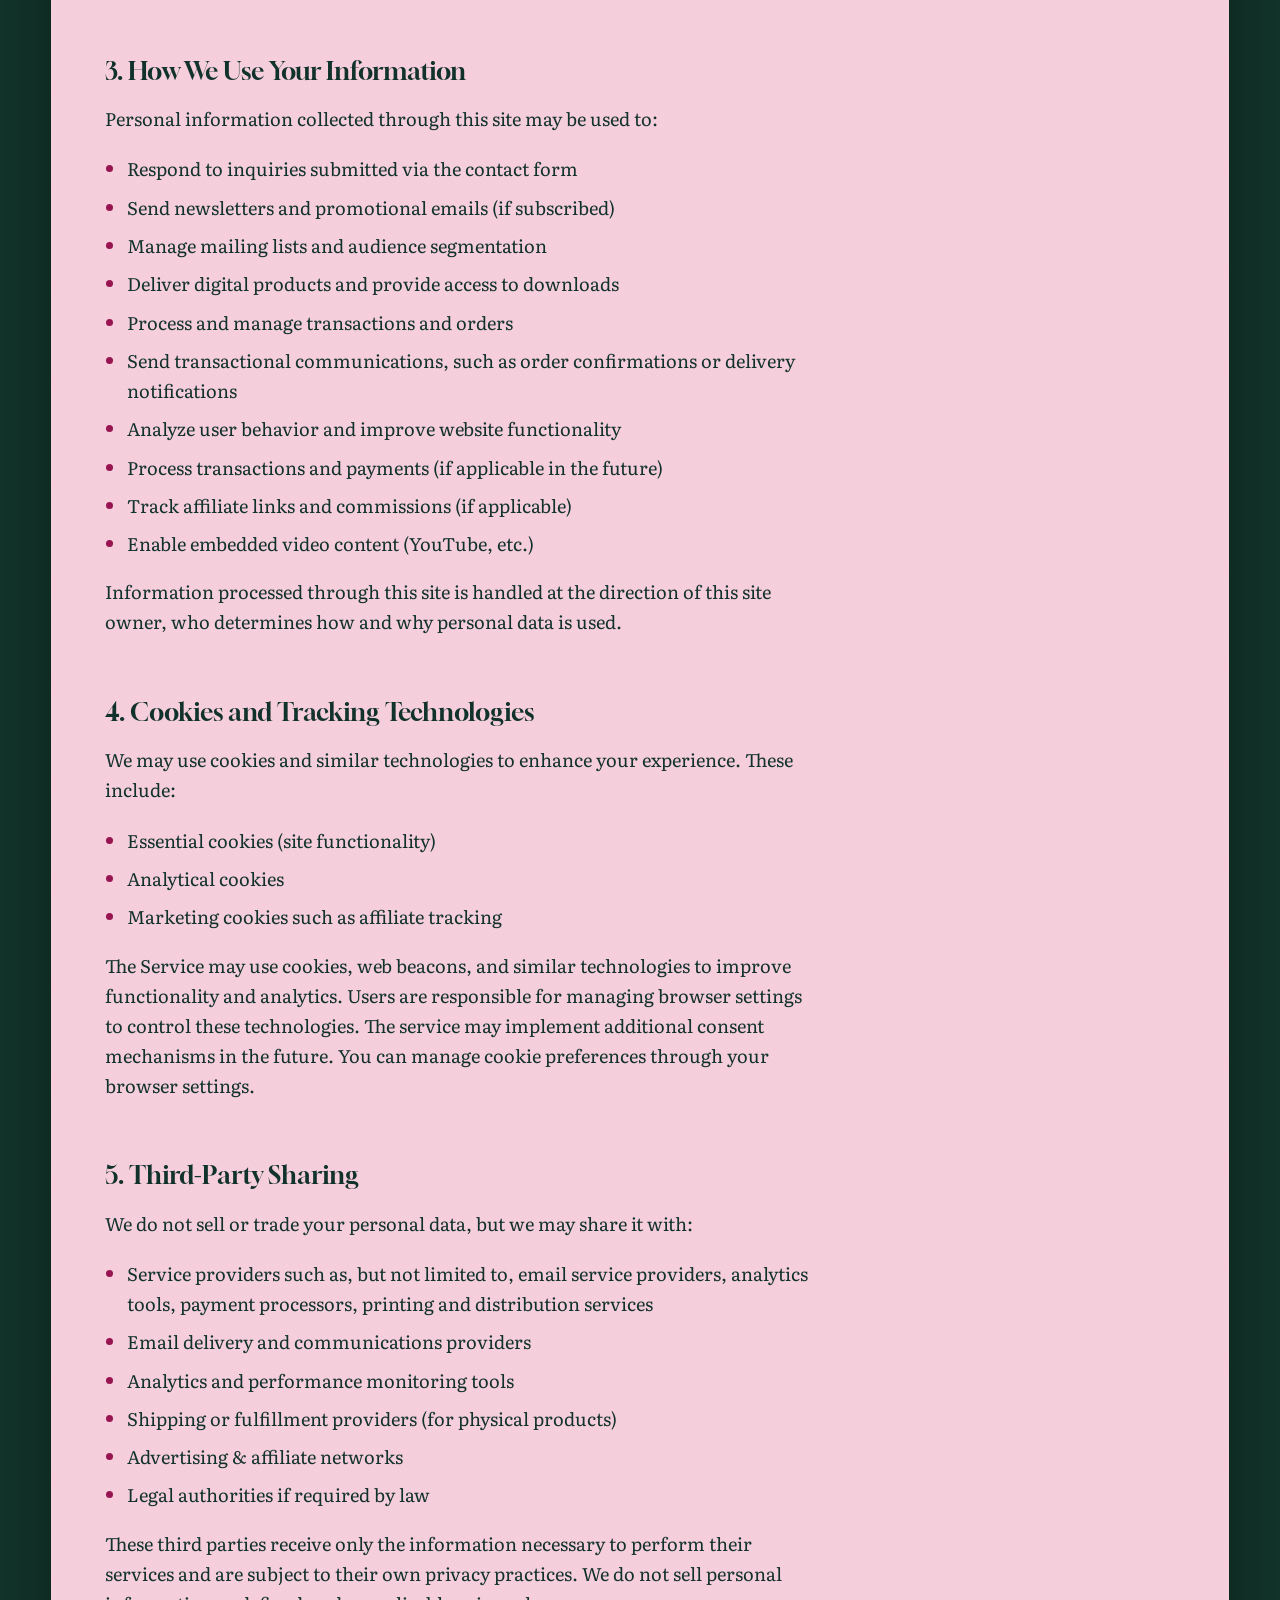
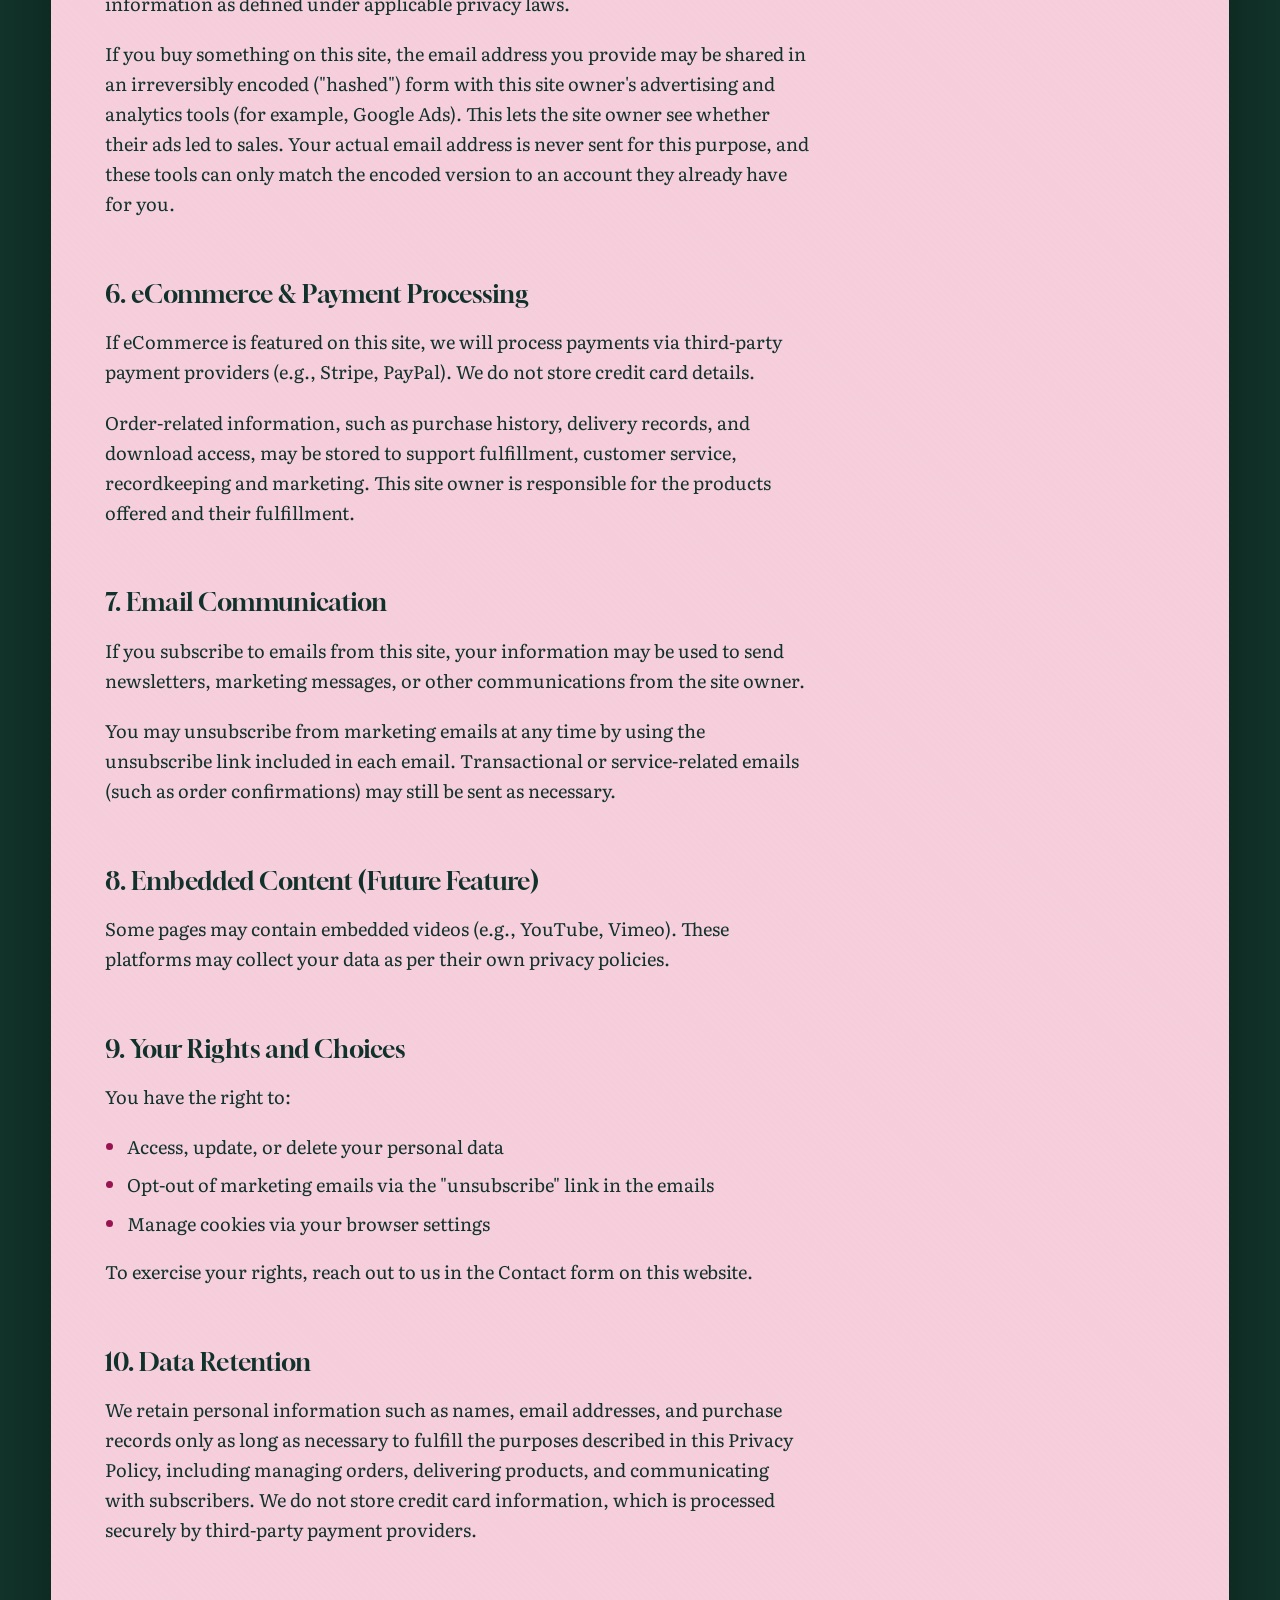
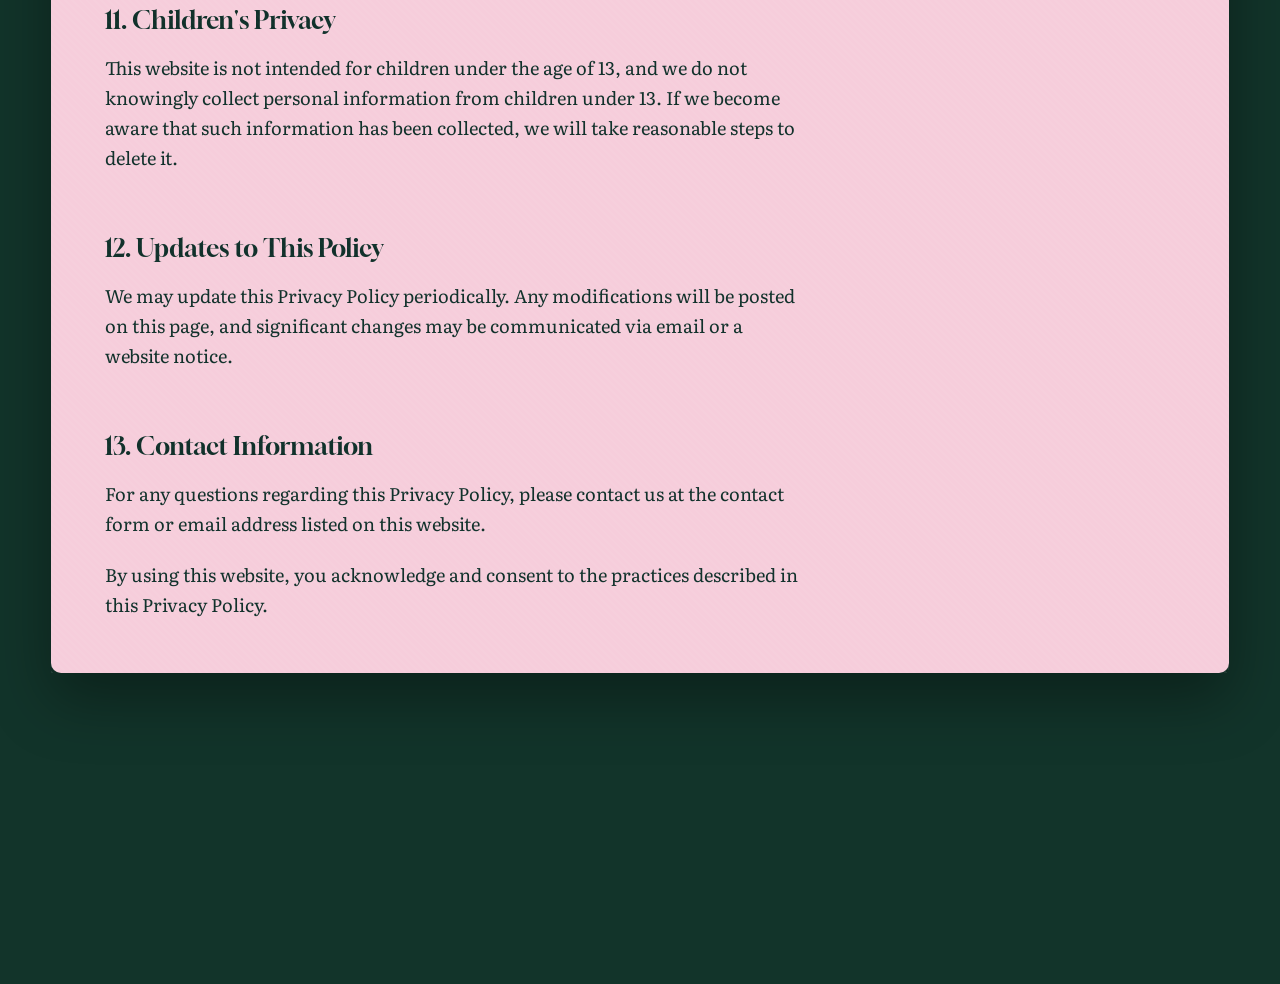
<file: privacy.html>
<!doctype html>
<html lang="en">
<head>
  <meta charset="utf-8">
  <meta name="viewport" content="width=device-width, initial-scale=1">
  <title>Privacy Policy | Becky Rose</title>
  <meta name="description" content="Privacy Policy for writerbeckyrose.com.">
  <meta name="theme-color" content="#12342a">
  <meta property="og:title" content="Privacy Policy | Becky Rose">
  <meta property="og:description" content="Privacy Policy for writerbeckyrose.com.">
  <meta property="og:image" content="https://mantistmd1.github.io/becky-rose-website/assets/share.jpg">
  <meta property="og:image:width" content="1200">
  <meta property="og:image:height" content="630">
  <meta property="og:image:alt" content="Laughing Baby, Crying Mom, a memoir by Becky Rose. Out now.">
  <meta property="og:url" content="https://mantistmd1.github.io/becky-rose-website/privacy.html">
  <meta property="og:type" content="website">
  <meta name="twitter:card" content="summary_large_image">
  <link rel="icon" href="assets/favicon.svg" type="image/svg+xml">
  <link rel="preconnect" href="https://fonts.googleapis.com">
  <link rel="preconnect" href="https://fonts.gstatic.com" crossorigin>
  <link href="https://fonts.googleapis.com/css2?family=Gloock&family=Literata:ital,opsz,wght@0,7..72,400;0,7..72,600;0,7..72,700;1,7..72,400&family=Nothing+You+Could+Do&display=swap" rel="stylesheet">
  <link rel="stylesheet" href="styles.css">
  <script>document.documentElement.classList.add("js")</script>
</head>
<body id="top">
  <a class="skip" href="#main">Skip to content</a>
  <header class="site-head">
    <a class="stamp" href="index.html">Becky Rose</a>
    <nav aria-label="Main">
      <button class="menu-btn" aria-expanded="false" aria-controls="site-tabs"><svg viewBox="0 0 24 24" fill="none" stroke="currentColor" stroke-width="2" stroke-linecap="round" aria-hidden="true"><path d="M4 7h16M4 12h16M4 17h16"/></svg>Menu</button>
      <ul class="tabs" id="site-tabs">
        <li><a href="index.html">Home</a></li>
        <li><a href="about.html">About</a></li>
        <li><a href="books.html">Books</a></li>
        <li><a href="reviews.html">Reviews</a></li>
        <li><a href="contact.html">Contact</a></li>
      </ul>
    </nav>
  </header>
  <main id="main">
    <div class="album">

      <section class="spread spread--single" aria-labelledby="pv-title">
        <div class="page page--full prose legal">
          <h1 class="page-title" id="pv-title">Privacy Policy</h1>
          <p><strong>Last Updated: November 10, 2026</strong></p>
          <h2>1. Introduction</h2>
          <p>Welcome to Becky Rose. Your privacy is important to us. This Privacy Policy explains how we collect, use, store, and protect your personal information when you visit our site. By accessing and using this website, you agree to the terms outlined in this policy. Depending on your location, additional privacy rights may apply to you under applicable laws.</p>
          <h2>2. Information We Collect</h2>
          <p>We may collect both personal and non-personal information, depending on how you interact with our site:</p>
          <h3>Personal Information (Provided by You)</h3>
          <ul>
            <li>Signing up for our newsletter (name, email)</li>
            <li>Submitting inquiries through our contact form (name, email, message content)</li>
            <li>Posting a comment on a blog post (name, email, comment content). Your email address is never displayed publicly — it is used only to moderate comments and to generate your avatar. Comments are checked by automated anti-spam validation before they are published.</li>
            <li>Making a purchase, which may include billing/shipping details and payment info via third-party processors</li>
            <li>Order details and purchase history</li>
            <li>Downloading digital products, which may include records of access or delivery</li>
          </ul>
          <h3>Information Uploaded by this website owner</h3>
          <p>The site owner may upload contact information to this site, such as email lists or audience data, for the purpose of managing communications and relationships with readers. This information is provided and managed by the site owner.</p>
          <p>The site owner represents that any personal information uploaded to this site was collected in compliance with applicable privacy, data protection, and email marketing laws, and that appropriate consent has been obtained where required.</p>
          <h3>Automatically Collected Information</h3>
          <p>We use tracking technologies to analyze our website traffic and email engagement in order to improve it. These may include analytics software and cookies to store preferences and session data. This may include information such as IP address, browser type, device information, pages visited, time spent on pages, and referring URLs.</p>
          <h2>3. How We Use Your Information</h2>
          <p>Personal information collected through this site may be used to:</p>
          <ul>
            <li>Respond to inquiries submitted via the contact form</li>
            <li>Send newsletters and promotional emails (if subscribed)</li>
            <li>Manage mailing lists and audience segmentation</li>
            <li>Deliver digital products and provide access to downloads</li>
            <li>Process and manage transactions and orders</li>
            <li>Send transactional communications, such as order confirmations or delivery notifications</li>
            <li>Analyze user behavior and improve website functionality</li>
            <li>Process transactions and payments (if applicable in the future)</li>
            <li>Track affiliate links and commissions (if applicable)</li>
            <li>Enable embedded video content (YouTube, etc.)</li>
          </ul>
          <p>Information processed through this site is handled at the direction of this site owner, who determines how and why personal data is used.</p>
          <h2>4. Cookies and Tracking Technologies</h2>
          <p>We may use cookies and similar technologies to enhance your experience. These include:</p>
          <ul>
            <li>Essential cookies (site functionality)</li>
            <li>Analytical cookies</li>
            <li>Marketing cookies such as affiliate tracking</li>
          </ul>
          <p>The Service may use cookies, web beacons, and similar technologies to improve functionality and analytics. Users are responsible for managing browser settings to control these technologies. The service may implement additional consent mechanisms in the future. You can manage cookie preferences through your browser settings.</p>
          <h2>5. Third-Party Sharing</h2>
          <p>We do not sell or trade your personal data, but we may share it with:</p>
          <ul>
            <li>Service providers such as, but not limited to, email service providers, analytics tools, payment processors, printing and distribution services</li>
            <li>Email delivery and communications providers</li>
            <li>Analytics and performance monitoring tools</li>
            <li>Shipping or fulfillment providers (for physical products)</li>
            <li>Advertising &amp; affiliate networks</li>
            <li>Legal authorities if required by law</li>
          </ul>
          <p>These third parties receive only the information necessary to perform their services and are subject to their own privacy practices. We do not sell personal information as defined under applicable privacy laws.</p>
          <p>If you buy something on this site, the email address you provide may be shared in an irreversibly encoded ("hashed") form with this site owner's advertising and analytics tools (for example, Google Ads). This lets the site owner see whether their ads led to sales. Your actual email address is never sent for this purpose, and these tools can only match the encoded version to an account they already have for you.</p>
          <h2>6. eCommerce &amp; Payment Processing</h2>
          <p>If eCommerce is featured on this site, we will process payments via third-party payment providers (e.g., Stripe, PayPal). We do not store credit card details.</p>
          <p>Order-related information, such as purchase history, delivery records, and download access, may be stored to support fulfillment, customer service, recordkeeping and marketing. This site owner is responsible for the products offered and their fulfillment.</p>
          <h2>7. Email Communication</h2>
          <p>If you subscribe to emails from this site, your information may be used to send newsletters, marketing messages, or other communications from the site owner.</p>
          <p>You may unsubscribe from marketing emails at any time by using the unsubscribe link included in each email. Transactional or service-related emails (such as order confirmations) may still be sent as necessary.</p>
          <h2>8. Embedded Content (Future Feature)</h2>
          <p>Some pages may contain embedded videos (e.g., YouTube, Vimeo). These platforms may collect your data as per their own privacy policies.</p>
          <h2>9. Your Rights and Choices</h2>
          <p>You have the right to:</p>
          <ul>
            <li>Access, update, or delete your personal data</li>
            <li>Opt-out of marketing emails via the "unsubscribe" link in the emails</li>
            <li>Manage cookies via your browser settings</li>
          </ul>
          <p>To exercise your rights, reach out to us in the Contact form on this website.</p>
          <h2>10. Data Retention</h2>
          <p>We retain personal information such as names, email addresses, and purchase records only as long as necessary to fulfill the purposes described in this Privacy Policy, including managing orders, delivering products, and communicating with subscribers. We do not store credit card information, which is processed securely by third-party payment providers.</p>
          <h2>11. Children's Privacy</h2>
          <p>This website is not intended for children under the age of 13, and we do not knowingly collect personal information from children under 13. If we become aware that such information has been collected, we will take reasonable steps to delete it.</p>
          <h2>12. Updates to This Policy</h2>
          <p>We may update this Privacy Policy periodically. Any modifications will be posted on this page, and significant changes may be communicated via email or a website notice.</p>
          <h2>13. Contact Information</h2>
          <p>For any questions regarding this Privacy Policy, please contact us at the contact form or email address listed on this website.</p>
          <p>By using this website, you acknowledge and consent to the practices described in this Privacy Policy.</p>

        </div>
      </section>
    </div>
  </main>
  <footer class="site-foot">
    <a class="stamp" href="index.html">Becky Rose</a>
    <nav aria-label="Footer">
      <a href="about.html">About</a>
      <a href="books.html">Books</a>
      <a href="reviews.html">Reviews</a>
      <a href="contact.html">Contact</a>
      <a href="privacy.html">Privacy Policy</a>
    </nav>
    <p>&copy; 2026 Becky Rose</p>
    <a class="to-top" href="#top">Back to top <svg viewBox="0 0 24 24" fill="none" stroke="currentColor" stroke-width="2" stroke-linecap="round" stroke-linejoin="round" aria-hidden="true"><path d="M12 19V5M6 11l6-6 6 6"/></svg></a>
  </footer>
  <script src="main.js" defer></script>
</body>
</html>
</file>
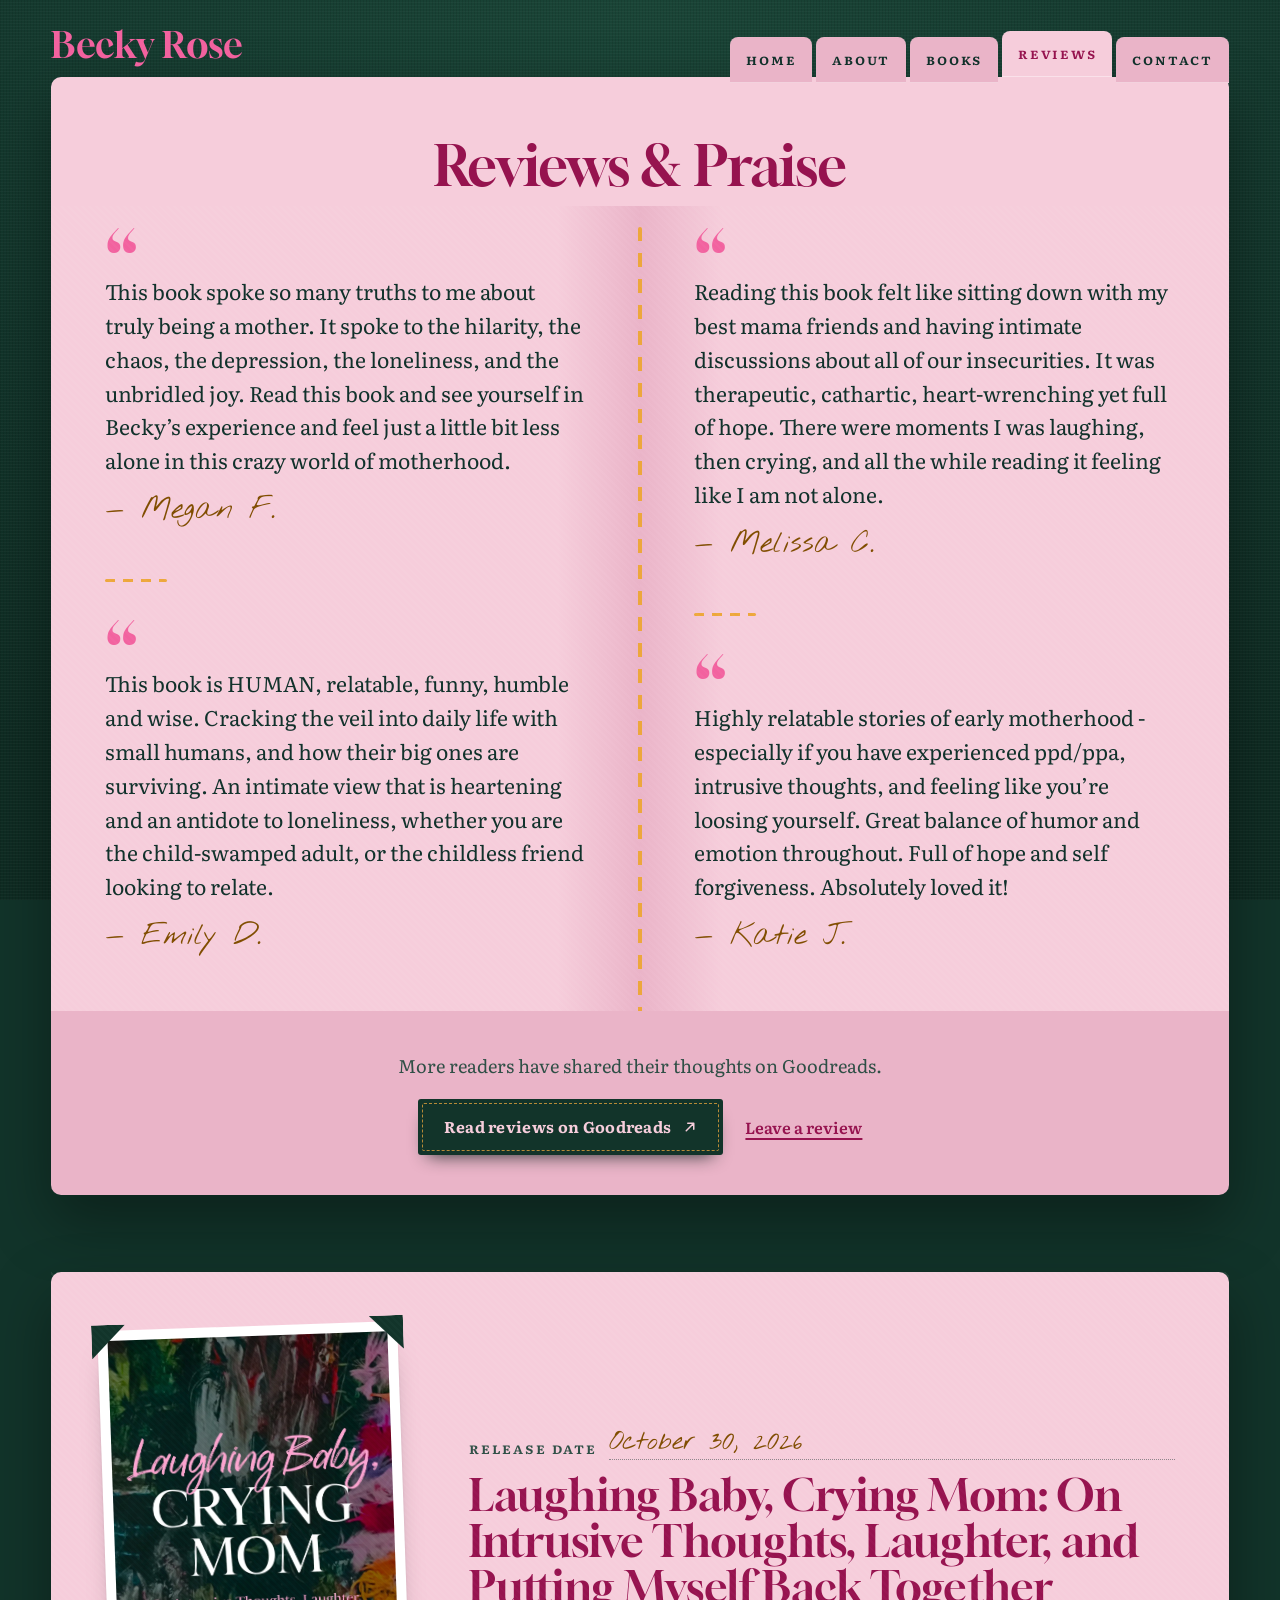
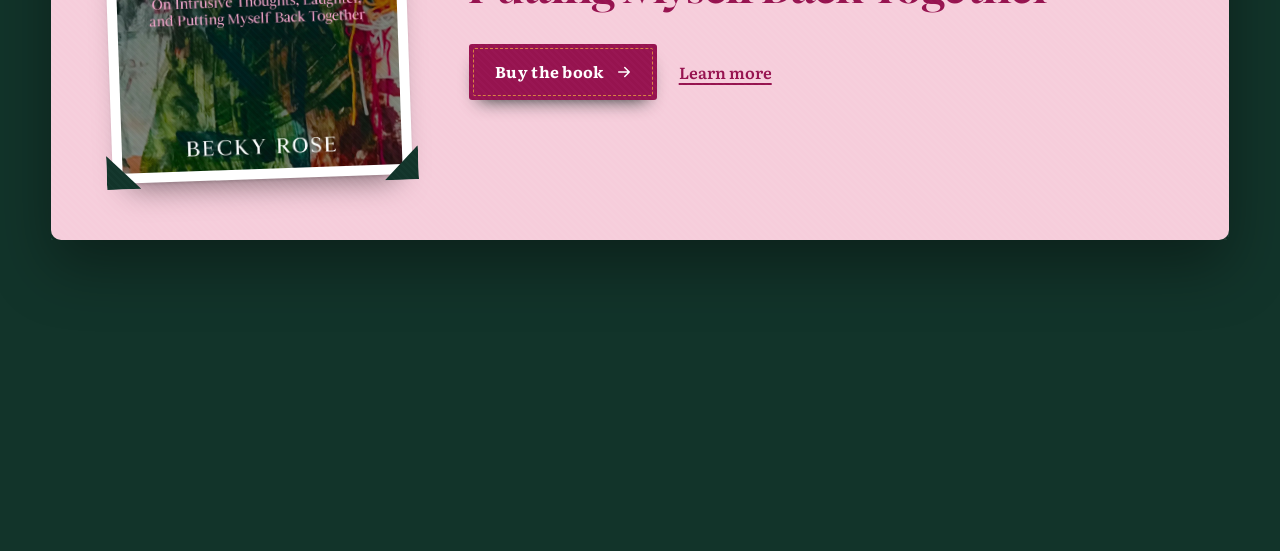
<file: reviews.html>
<!doctype html>
<html lang="en">
<head>
  <meta charset="utf-8">
  <meta name="viewport" content="width=device-width, initial-scale=1">
  <title>Reviews &amp; Praise | Becky Rose</title>
  <meta name="description" content="What readers are saying about Laughing Baby, Crying Mom by Becky Rose.">
  <meta name="theme-color" content="#12342a">
  <meta property="og:title" content="Reviews &amp; Praise | Becky Rose">
  <meta property="og:description" content="What readers are saying about Laughing Baby, Crying Mom by Becky Rose.">
  <meta property="og:image" content="https://mantistmd1.github.io/becky-rose-website/assets/share.jpg">
  <meta property="og:image:width" content="1200">
  <meta property="og:image:height" content="630">
  <meta property="og:image:alt" content="Laughing Baby, Crying Mom, a memoir by Becky Rose. Out now.">
  <meta property="og:url" content="https://mantistmd1.github.io/becky-rose-website/reviews.html">
  <meta property="og:type" content="website">
  <meta name="twitter:card" content="summary_large_image">
  <link rel="icon" href="assets/favicon.svg" type="image/svg+xml">
  <link rel="preconnect" href="https://fonts.googleapis.com">
  <link rel="preconnect" href="https://fonts.gstatic.com" crossorigin>
  <link href="https://fonts.googleapis.com/css2?family=Gloock&family=Literata:ital,opsz,wght@0,7..72,400;0,7..72,600;0,7..72,700;1,7..72,400&family=Nothing+You+Could+Do&display=swap" rel="stylesheet">
  <link rel="stylesheet" href="styles.css">
  <script>document.documentElement.classList.add("js")</script>
</head>
<body id="top">
  <a class="skip" href="#main">Skip to content</a>
  <header class="site-head">
    <a class="stamp" href="index.html">Becky Rose</a>
    <nav aria-label="Main">
      <button class="menu-btn" aria-expanded="false" aria-controls="site-tabs"><svg viewBox="0 0 24 24" fill="none" stroke="currentColor" stroke-width="2" stroke-linecap="round" aria-hidden="true"><path d="M4 7h16M4 12h16M4 17h16"/></svg>Menu</button>
      <ul class="tabs" id="site-tabs">
        <li><a href="index.html">Home</a></li>
        <li><a href="about.html">About</a></li>
        <li><a href="books.html">Books</a></li>
        <li><a href="reviews.html" aria-current="page">Reviews</a></li>
        <li><a href="contact.html">Contact</a></li>
      </ul>
    </nav>
  </header>
  <main id="main">
    <div class="album">

      <section class="spread spread--said" aria-labelledby="praise">
        <div class="said-head">
          <h1 class="page-title" id="praise">Reviews &amp; Praise</h1>
        </div>
        <div class="page page--left">
          <figure class="review">
            <span class="mark" aria-hidden="true">&ldquo;</span>
            <blockquote><p>This book spoke so many truths to me about truly being a mother. It spoke to the hilarity, the chaos, the depression, the loneliness, and the unbridled joy. Read this book and see yourself in Becky’s experience and feel just a little bit less alone in this crazy world of motherhood.</p></blockquote>
            <figcaption><span class="hand write-in" data-delay="200">— Megan F.</span></figcaption>
          </figure>
          <figure class="review">
            <span class="mark" aria-hidden="true">&ldquo;</span>
            <blockquote><p>This book is HUMAN, relatable, funny, humble and wise. Cracking the veil into daily life with small humans, and how their big ones are surviving. An intimate view that is heartening and an antidote to loneliness, whether you are the child-swamped adult, or the childless friend looking to relate.</p></blockquote>
            <figcaption><span class="hand write-in" data-delay="200">— Emily D.</span></figcaption>
          </figure>
        </div>
        <div class="page page--right">
          <figure class="review">
            <span class="mark" aria-hidden="true">&ldquo;</span>
            <blockquote><p>Reading this book felt like sitting down with my best mama friends and having intimate discussions about all of our insecurities. It was therapeutic, cathartic, heart-wrenching yet full of hope. There were moments I was laughing, then crying, and all the while reading it feeling like I am not alone.</p></blockquote>
            <figcaption><span class="hand write-in" data-delay="500">— Melissa C.</span></figcaption>
          </figure>
          <figure class="review">
            <span class="mark" aria-hidden="true">&ldquo;</span>
            <blockquote><p>Highly relatable stories of early motherhood - especially if you have experienced ppd/ppa, intrusive thoughts, and feeling like you’re loosing yourself. Great balance of humor and emotion throughout. Full of hope and self forgiveness. Absolutely loved it!</p></blockquote>
            <figcaption><span class="hand write-in" data-delay="500">— Katie J.</span></figcaption>
          </figure>
        </div>
        <div class="said-more">
          <p>More readers have shared their thoughts on Goodreads.</p>
          <div class="actions">
            <a class="btn" href="https://www.goodreads.com/book/show/257315589-laughing-baby-crying-mom" target="_blank" rel="noopener">Read reviews on Goodreads <svg viewBox="0 0 24 24" fill="none" stroke="currentColor" stroke-width="2" stroke-linecap="round" stroke-linejoin="round" aria-hidden="true"><path d="M7 17L17 7M9 7h8v8"/></svg><span class="visually-hidden"> (opens in a new tab)</span></a>
            <a class="link-hand" href="https://www.goodreads.com/review/edit/257315589" target="_blank" rel="noopener">Leave a review<span class="visually-hidden"> (opens in a new tab)</span></a>
          </div>
        </div>
      </section>

      <section class="spread spread--single" aria-label="The book">
        <div class="page page--full">
          <article class="shelf-item">
            <a href="laughing-baby-crying-mom.html" aria-label="Laughing Baby, Crying Mom: On Intrusive Thoughts, Laughter, and Putting Myself Back Together"><div>
          <div class="tipped settle"><span class="corner corner--tl"></span><span class="corner corner--tr"></span><span class="corner corner--bl"></span><span class="corner corner--br"></span>
            <img src="assets/cover.webp" width="1165" height="1800" alt="Cover of Laughing Baby, Crying Mom by Becky Rose: pink brush-script and white serif lettering over a dark, colorful abstract painting." loading="lazy">
          </div>
          
        </div></a>
            <div class="prose">
              <div class="field"><span class="label">Release date</span><span class="line"><span class="hand write-in" data-delay="300">October 30, 2026</span></span></div>
              <h2>Laughing Baby, Crying Mom: On Intrusive Thoughts, Laughter, and Putting Myself Back Together</h2>
              <div class="actions">
                <a class="btn btn--foil" href="#">Buy the book <svg viewBox="0 0 24 24" fill="none" stroke="currentColor" stroke-width="2" stroke-linecap="round" stroke-linejoin="round" aria-hidden="true"><path d="M5 12h14M13 6l6 6-6 6"/></svg></a>
                <a class="link-hand" href="laughing-baby-crying-mom.html">Learn more</a>
              </div>
            </div>
          </article>
        </div>
      </section>
    </div>
  </main>
  <footer class="site-foot">
    <a class="stamp" href="index.html">Becky Rose</a>
    <nav aria-label="Footer">
      <a href="about.html">About</a>
      <a href="books.html">Books</a>
      <a href="reviews.html">Reviews</a>
      <a href="contact.html">Contact</a>
      <a href="privacy.html">Privacy Policy</a>
    </nav>
    <p>&copy; 2026 Becky Rose</p>
    <a class="to-top" href="#top">Back to top <svg viewBox="0 0 24 24" fill="none" stroke="currentColor" stroke-width="2" stroke-linecap="round" stroke-linejoin="round" aria-hidden="true"><path d="M12 19V5M6 11l6-6 6 6"/></svg></a>
  </footer>
  <script src="main.js" defer></script>
</body>
</html>
</file>
<file: styles.css>
/* Becky Rose — "The Baby Book, Kept for Mom"
   Four inks: bookcloth green, foil pink, page blush, marigold yarn. */

:root {
  --cloth: #12342a;
  --cloth-deep: #0b1f19;
  --cloth-lift: #1a4537;
  --foil: #f2629f;
  --foil-deep: #96134f;
  --page: #f6cddb;
  --page-shade: #eab4c8;
  --yarn: #eda73c;
  --yarn-ink: #7f4c00; /* marigold yarn darkened for text: 4.5:1+ on --page */
  --ink: #10302a;
  --ink-soft: #2f4f46;

  --f-display: "Gloock", "Times New Roman", serif;
  --f-text: "Literata", Georgia, serif;
  --f-hand: "Nothing You Could Do", "Segoe Script", cursive;

  --gutter: clamp(16px, 4vw, 56px);
  --page-pad: clamp(24px, 4.2vw, 64px);
  --ease-out: cubic-bezier(0.16, 1, 0.3, 1);
  --shadow-page: 0 1px 0 rgba(255,255,255,.35) inset, 0 18px 40px -18px rgba(0,0,0,.55), 0 4px 10px -4px rgba(0,0,0,.35);
}

*, *::before, *::after { box-sizing: border-box; }

html {
  scrollbar-color: var(--foil) var(--cloth-deep);
  -webkit-text-size-adjust: 100%;
}

body {
  margin: 0;
  color: var(--ink);
  font-family: var(--f-text);
  font-size: clamp(1.02rem, 0.96rem + 0.25vw, 1.14rem);
  line-height: 1.65;
  background-color: var(--cloth);
  /* woven bookcloth grain */
  background-image:
    repeating-linear-gradient(0deg, rgba(255,255,255,.028) 0 1px, transparent 1px 3px),
    repeating-linear-gradient(90deg, rgba(0,0,0,.09) 0 1px, transparent 1px 3px),
    radial-gradient(120% 90% at 50% 0%, var(--cloth-lift), var(--cloth) 60%, #0f2c23);
  background-attachment: fixed;
  caret-color: var(--foil-deep);
  overflow-x: hidden;
}

::selection { background: var(--foil); color: #fff; }

img { max-width: 100%; display: block; }

a { color: inherit; text-underline-offset: .22em; text-decoration-thickness: 1px; }
a:hover { text-decoration-color: var(--foil); }

:focus-visible {
  outline: 2px dashed var(--yarn);
  outline-offset: 4px;
  border-radius: 2px;
}

.skip {
  position: absolute; left: 16px; top: -60px; z-index: 50;
  background: var(--yarn); color: var(--cloth-deep);
  padding: 10px 16px; font-weight: 600; border-radius: 3px;
  transition: top .2s var(--ease-out);
}
.skip:focus { top: 16px; }

/* ---------- Header: foil-stamped name + index tabs ---------- */

.site-head {
  position: relative;
  z-index: 10;
  display: flex;
  align-items: flex-end;
  justify-content: space-between;
  gap: 24px;
  max-width: 1320px;
  margin: 0 auto;
  padding: 26px var(--gutter) 0;
}

.stamp {
  font-family: var(--f-display);
  font-size: clamp(1.6rem, 1.2rem + 1.4vw, 2.3rem);
  line-height: 1;
  color: var(--foil);
  text-decoration: none;
  letter-spacing: .01em;
  padding-bottom: 14px;
}
.stamp:hover { color: var(--page); }

.tabs {
  display: flex;
  gap: 4px;
  list-style: none;
  margin: 0;
  padding: 0;
}
.tabs a {
  display: block;
  padding: 10px 16px 12px;
  font-size: .92rem;
  font-variant: all-small-caps;
  letter-spacing: .12em;
  font-weight: 600;
  text-decoration: none;
  color: var(--ink);
  background: var(--page-shade);
  border-radius: 8px 8px 0 0;
  box-shadow: 0 -1px 0 rgba(255,255,255,.4) inset;
  transform: translateY(6px);
  transition: transform .35s var(--ease-out), background .2s;
}
.tabs a:hover { transform: translateY(0); background: var(--page); }
.tabs a[aria-current="page"] {
  background: var(--page);
  transform: translateY(0);
  color: var(--foil-deep);
}

.menu-btn { display: none; }

/* ---------- Album + spreads ---------- */

main { position: relative; }

.album {
  position: relative;
  max-width: 1320px;
  margin: 0 auto;
  padding: 0 var(--gutter) clamp(48px, 8vw, 120px);
}

.spread {
  position: relative;
  display: grid;
  grid-template-columns: 1fr 1fr;
  margin-bottom: clamp(40px, 6vw, 88px);
  filter: drop-shadow(0 26px 30px rgba(0,0,0,.35));
}

.page {
  position: relative;
  background: var(--page);
  padding: var(--page-pad);
  min-width: 0;
}
.page::after { /* faint card tooth */
  content: "";
  position: absolute; inset: 0;
  pointer-events: none;
  background:
    repeating-linear-gradient(45deg, rgba(255,255,255,.07) 0 2px, transparent 2px 5px);
  mix-blend-mode: soft-light;
}
.page--left {
  border-radius: 10px 2px 2px 10px;
  background: linear-gradient(90deg, var(--page) 0%, var(--page) 86%, var(--page-shade) 100%);
}
.page--right {
  border-radius: 2px 10px 10px 2px;
  background: linear-gradient(270deg, var(--page) 0%, var(--page) 86%, var(--page-shade) 100%);
}
.page--full {
  grid-column: 1 / -1;
  border-radius: 10px;
}

/* The stitched spine — nothing hidden */
.spread::before {
  content: "";
  position: absolute;
  z-index: 3;
  top: 18px; bottom: 18px;
  left: 50%;
  width: 4px;
  margin-left: -2px;
  background: repeating-linear-gradient(180deg, var(--yarn) 0 14px, transparent 14px 26px);
  border-radius: 2px;
  opacity: .35;
  transition: opacity .8s var(--ease-out);
}
.spread.is-current::before { opacity: 1; }
.spread--single::before { display: none; }

/* "Out now!" sticker pressed onto the cover */
.sticker {
  position: absolute;
  z-index: 3;
  top: 63%;
  right: -38px;
  width: clamp(88px, 7vw + 30px, 116px);
  aspect-ratio: 1;
  display: grid;
  place-content: center;
  text-align: center;
  border-radius: 50%;
  color: #fff;
  background:
    radial-gradient(circle at 32% 26%, rgba(255,255,255,.28), transparent 46%),
    var(--foil-deep);
  box-shadow:
    inset 0 0 0 6px var(--foil-deep),
    inset 0 0 0 8px rgba(255,255,255,.55),
    0 3px 4px rgba(0,0,0,.18),
    0 14px 20px -10px rgba(0,0,0,.55);
  transform: rotate(12deg);
  line-height: 1;
}
.sticker-small {
  font-family: var(--f-text);
  font-weight: 600;
  font-variant: all-small-caps;
  letter-spacing: .14em;
  font-size: clamp(.95rem, .6rem + .5vw, 1.15rem);
}
.sticker-big {
  font-family: var(--f-display);
  font-size: clamp(1.6rem, 1rem + 1vw, 2.1rem);
  margin-top: 2px;
}
.js .settle .sticker {
  opacity: 0;
  transform: rotate(24deg) scale(1.35);
  transition: opacity .35s ease .7s, transform .55s cubic-bezier(.34,1.56,.64,1) .7s;
}
.js .settle.is-in .sticker { opacity: 1; transform: rotate(12deg) scale(1); }

/* ---------- Printed form system ---------- */

.label {
  display: block;
  font-family: var(--f-text);
  font-variant: all-small-caps;
  letter-spacing: .12em;
  font-weight: 600;
  font-size: .95rem;
  color: var(--ink-soft);
  margin: 0;
}

.field {
  display: grid;
  grid-template-columns: auto 1fr;
  align-items: end;
  gap: 12px;
  padding: 10px 0 2px;
}
.field .line {
  border-bottom: 1.5px dotted rgba(16,48,42,.45);
  min-height: 2.1em;
  display: flex;
  align-items: flex-end;
  padding-bottom: 2px;
}

.hand {
  font-family: var(--f-hand);
  color: var(--yarn-ink);
  font-size: 1.45em;
  line-height: 1.1;
  display: inline-block;
}

.page-title {
  font-family: var(--f-display);
  font-weight: 400;
  font-size: clamp(2.2rem, 1.6rem + 2.4vw, 3.6rem);
  line-height: 1.02;
  letter-spacing: -0.015em;
  color: var(--foil-deep);
  margin: 6px 0 28px;
  text-wrap: balance;
}

.prose p { margin: 0 0 1.1em; max-width: 64ch; }
.prose p:last-child { margin-bottom: 0; }
.prose .lede {
  font-size: 1.22em;
  line-height: 1.5;
  font-style: italic;
}

/* ---------- Buttons: stamped tabs ---------- */

.actions { display: flex; flex-wrap: wrap; gap: 14px 22px; align-items: center; margin-top: 34px; }

.btn {
  display: inline-flex;
  align-items: center;
  gap: 10px;
  font-family: var(--f-text);
  font-weight: 700;
  font-size: .98rem;
  letter-spacing: .02em;
  text-decoration: none;
  padding: 15px 24px 15px 26px;
  background: var(--cloth);
  color: var(--page);
  border-radius: 3px 3px 3px 3px;
  border: 0;
  cursor: pointer;
  box-shadow: 0 10px 18px -10px rgba(11,31,25,.9);
  position: relative;
  transition: transform .3s var(--ease-out), background .2s, box-shadow .3s var(--ease-out);
}
.btn::before { /* stitched edge */
  content: "";
  position: absolute; inset: 4px;
  border: 1.5px dashed rgba(237,167,60,.75);
  border-radius: 2px;
  pointer-events: none;
}
.btn svg { width: 18px; height: 18px; transition: transform .3s var(--ease-out); }
.btn:hover { background: var(--cloth-lift); transform: translateY(-2px); box-shadow: 0 16px 22px -12px rgba(11,31,25,.9); }
.btn:hover svg { transform: translateX(3px); }
.btn:active { transform: translateY(0); }

.btn--foil { background: var(--foil-deep); color: #fff; }
.btn--foil:hover { background: #bf2369; }

.link-hand {
  font-family: var(--f-text);
  font-weight: 600;
  font-size: 1rem;
  color: var(--foil-deep);
  text-decoration: underline;
  text-decoration-thickness: 1.5px;
  text-underline-offset: .28em;
}
.link-hand:hover { color: var(--ink); }

/* ---------- Photo corners + tipped-in images ---------- */

.tipped {
  position: relative;
  display: inline-block;
  background: #fff;
  padding: 10px;
  box-shadow: 0 2px 2px rgba(0,0,0,.08), 0 20px 30px -16px rgba(0,0,0,.5);
  transform: rotate(var(--tilt, -2deg));
}
.tipped img { width: 100%; height: auto; }
.corner {
  position: absolute;
  width: 34px; height: 34px;
  background: var(--cloth);
  z-index: 2;
}
.corner--tl { top: -6px; left: -6px; clip-path: polygon(0 0, 100% 0, 0 100%); }
.corner--tr { top: -6px; right: -6px; clip-path: polygon(0 0, 100% 0, 100% 100%); }
.corner--bl { bottom: -6px; left: -6px; clip-path: polygon(0 0, 0 100%, 100% 100%); }
.corner--br { bottom: -6px; right: -6px; clip-path: polygon(100% 0, 100% 100%, 0 100%); }

.caption {
  font-family: var(--f-hand);
  color: var(--ink-soft);
  font-size: 1.2rem;
  margin-top: 18px;
  text-align: center;
}

/* ---------- HOME: Arrival spread ---------- */

.arrival { min-height: min(820px, calc(100svh - 110px)); }
.arrival .page--left {
  display: grid;
  place-items: center;
  padding-block: clamp(36px, 5vw, 72px);
}
.arrival .page--left > div,
.mother .page--left > div { width: 100%; display: grid; justify-items: center; }
.arrival .tipped { width: min(380px, 78%); --tilt: -3deg; }

.arrival .page--right {
  display: flex;
  flex-direction: column;
  justify-content: center;
}

.arrival-form { display: grid; gap: 0; }
.arrival-form .field, .arrival-form .hook { max-width: 520px; }

.title-block { margin: 28px 0 8px; }
.title-script {
  display: block;
  font-family: var(--f-hand);
  color: var(--yarn-ink);
  font-size: clamp(2.3rem, 1.6rem + 2.6vw, 4.4rem);
  line-height: .9;
  transform: rotate(-3deg);
  transform-origin: left bottom;
  margin-left: -.05em;
}
.title-caps {
  display: block;
  font-family: var(--f-display);
  font-weight: 400;
  color: var(--foil-deep);
  font-size: clamp(3.4rem, 0.6rem + 8.2vw, 8.75rem);
  line-height: .86;
  letter-spacing: -0.025em;
  margin-top: 6px;
}
.title-sub {
  display: block;
  font-style: italic;
  font-size: clamp(1.05rem, .95rem + .4vw, 1.3rem);
  line-height: 1.4;
  margin-top: 18px;
  max-width: 30ch;
  color: var(--ink-soft);
}

.hook {
  margin: 22px 0 0;
  font-size: 1.08em;
  max-width: 46ch;
}

/* Desktop: keep the whole hero inside one screen, sizing by height as well as width */
@media (min-width: 901px) {
  .arrival { min-height: min(720px, calc(100svh - 96px)); }
  .arrival .page--left { padding-block: clamp(28px, 4vh, 56px); }
  .arrival .page--right { padding-block: clamp(32px, 5vh, 64px); }
  .arrival .tipped { width: min(340px, 70%, 50vh); }
  .arrival .title-block { margin: 18px 0 6px; }
  .arrival .title-script { font-size: min(clamp(2.2rem, 1.4rem + 2vw, 3.6rem), 7vh); }
  .arrival .title-caps { font-size: min(clamp(3.4rem, 0.6rem + 6.4vw, 7rem), 12.5vh); }
  .arrival .title-sub { margin-top: 12px; }
  .arrival .hook { margin-top: 16px; }
}

/* ---------- HOME: First words spread ---------- */

.nursery {
  position: relative;
  isolation: isolate;
  background: var(--cloth-deep);
  color: var(--page);
  overflow: hidden;
}
.nursery::before { /* the dim red nursery light */
  content: "";
  position: absolute;
  z-index: -1;
  width: 140%; aspect-ratio: 1;
  left: 50%; top: 60%;
  transform: translate(-50%, -50%);
  background: radial-gradient(closest-side, rgba(242,98,159,.42), rgba(150,19,79,.3) 45%, transparent 70%);
  animation: glow 7s ease-in-out infinite alternate;
}
.nursery::after { display: none; }
@keyframes glow {
  from { opacity: .75; transform: translate(-50%, -50%) scale(.96); }
  to   { opacity: 1;   transform: translate(-50%, -50%) scale(1.04); }
}
.nursery .label { color: rgba(246,205,219,.75); }
.nursery-quote {
  font-family: var(--f-display);
  font-weight: 400;
  font-size: clamp(1.8rem, 1.2rem + 2.2vw, 3rem);
  line-height: 1.12;
  letter-spacing: -0.01em;
  margin: 24px 0 0;
  text-wrap: balance;
}
.nursery-quote em { color: var(--foil); font-style: normal; }
.link-hand--night { color: var(--page); }
.link-hand--night:hover { color: var(--foil); }
.nursery .page--right, .nursery.page--right { background: var(--cloth-deep); }

.spread--words .page--right {
  display: flex; flex-direction: column; justify-content: flex-end;
  min-height: 100%;
}

/* ---------- Reviews: bilateral ---------- */

.said-head {
  grid-column: 1 / -1;
  text-align: center;
  padding: var(--page-pad) var(--page-pad) 0;
  background: var(--page);
  border-radius: 10px 10px 0 0;
  padding-bottom: 12px;
}
.said-head .page-title { margin-bottom: 0; }

.spread--said { grid-template-rows: auto 1fr auto; }

/* Two reviews per page: name right under each quote, a short marigold stitch between them */
.spread--said .page { padding-top: clamp(20px, 2.6vw, 36px); padding-bottom: clamp(40px, 4.5vw, 64px); }
.spread--said .review { height: auto; }
.spread--said .review figcaption { margin-top: 0; padding-top: 16px; }
.spread--said .review + .review { position: relative; margin-top: 52px; padding-top: 52px; }
.spread--said .review + .review::before {
  content: "";
  position: absolute;
  top: 0; left: 0;
  width: 62px; height: 3px;
  border-radius: 2px;
  background: repeating-linear-gradient(90deg, var(--yarn) 0 10px, transparent 10px 18px);
}
.spread--said::before { top: 150px; }
.spread--said .page--left, .spread--said .page--right { border-radius: 0; }

/* Link out to more reader reviews on Goodreads */
.said-more {
  position: relative;
  z-index: 3;
  grid-column: 1 / -1;
  text-align: center;
  background: var(--page-shade);
  border-radius: 0 0 10px 10px;
  padding: clamp(26px, 3.5vw, 40px) var(--page-pad);
}
.said-more p { margin: 0; color: var(--ink-soft); }
.said-more .actions { justify-content: center; margin-top: 18px; }

.review { margin: 0; display: flex; flex-direction: column; height: 100%; }
.review .mark {
  font-family: var(--f-display);
  font-size: 5rem;
  line-height: .6;
  color: var(--foil);
  height: .45em;
  display: block;
}
.review blockquote p { margin: 0; }
.review blockquote {
  margin: 0;
  font-size: clamp(1.1rem, 1rem + .45vw, 1.32rem);
  line-height: 1.6;
}
.review figcaption {
  margin-top: auto;
  padding-top: 28px;
  display: flex;
  align-items: baseline;
  gap: 12px;
}
.review figcaption .hand { font-size: 1.9rem; }

.mood {
  font-variant: all-small-caps;
  letter-spacing: .12em;
  font-weight: 600;
  font-size: .95rem;
  color: var(--ink-soft);
}

/* ---------- Meet your mother ---------- */

.mother .page--left { display: grid; place-items: center; }
.mother .tipped { width: min(400px, 82%); --tilt: 2.5deg; }
.fact-list { margin: 26px 0 0; }

/* ---------- Write to me (form) ---------- */

.write .page--left .email {
  font-family: var(--f-text);
  font-weight: 600;
  font-size: clamp(1.1rem, 0.95rem + 0.6vw, 1.4rem);
  color: var(--foil-deep);
  word-break: break-word;
}

.form { display: grid; gap: 18px; }
.form label { display: grid; gap: 4px; }
.form input, .form textarea {
  font: inherit;
  font-size: 1.05rem;
  color: var(--ink);
  background: transparent;
  border: 0;
  border-bottom: 1.5px dotted rgba(16,48,42,.5);
  padding: 6px 2px 4px;
  border-radius: 0;
  width: 100%;
}
.form textarea {
  resize: vertical;
  min-height: 150px;
  line-height: 2.05rem;
  border-bottom: 0;
  background-image: repeating-linear-gradient(180deg, transparent 0 calc(2.05rem - 2px), rgba(16,48,42,.4) calc(2.05rem - 2px) 2.05rem);
  background-attachment: local;
}
.form input:focus, .form textarea:focus { outline: none; border-bottom-color: var(--foil-deep); border-bottom-style: solid; }
.form textarea:focus { background-image: repeating-linear-gradient(180deg, transparent 0 calc(2.05rem - 2px), rgba(168,25,90,.6) calc(2.05rem - 2px) 2.05rem); }
.form ::placeholder { color: rgba(47,79,70,.7); }
.form .note { font-size: .88rem; color: var(--ink-soft); margin: 0; }
.form-status {
  font-weight: 600;
  font-size: 1rem;
  color: var(--foil-deep);
  min-height: 1.4em;
  margin: 0;
}

/* ---------- Books shelf ---------- */

.shelf-item {
  display: grid;
  grid-template-columns: minmax(180px, 300px) 1fr;
  gap: clamp(28px, 5vw, 72px);
  align-items: center;
}
.shelf-item .tipped { --tilt: -2deg; width: 100%; }
.shelf-item h2 {
  font-family: var(--f-display);
  font-weight: 400;
  font-size: clamp(1.8rem, 1.3rem + 1.8vw, 2.8rem);
  line-height: 1.05;
  margin: 10px 0 18px;
  text-wrap: balance;
}
.shelf-item h2 { color: var(--foil-deep); }
.shelf-item h2 a { text-decoration: none; }
.shelf-item h2 a:hover { color: var(--ink); }

.retailers { display: flex; flex-wrap: wrap; gap: 10px; list-style: none; padding: 0; margin: 22px 0 0; }
.retailers a {
  display: inline-block;
  padding: 9px 16px;
  border: 1.5px dashed var(--ink-soft);
  border-radius: 3px;
  text-decoration: none;
  font-weight: 600;
  font-size: .92rem;
  transition: background .2s, color .2s, border-color .2s;
}
.retailers a:hover { background: var(--cloth); color: var(--page); border-color: var(--cloth); }

/* ---------- Privacy / long read ---------- */

.legal h2 {
  font-family: var(--f-display);
  font-weight: 400;
  font-size: 1.55rem;
  margin: 2.2em 0 .5em;
}
.legal h3 { font-size: 1.05rem; margin: 1.6em 0 .4em; }
.legal ul { padding-left: 1.2em; max-width: 64ch; }
.legal li { margin-bottom: .45em; }
.legal li::marker { color: var(--foil-deep); }

/* ---------- Footer ---------- */

.site-foot {
  max-width: 1320px;
  margin: 0 auto;
  padding: 0 var(--gutter) 48px;
  display: flex;
  flex-wrap: wrap;
  gap: 12px 28px;
  justify-content: space-between;
  align-items: center;
  color: rgba(246,205,219,.8);
  font-size: .9rem;
}
.site-foot .stamp { font-size: 1.5rem; padding: 0; }
.site-foot nav { display: flex; gap: 22px; flex-wrap: wrap; }
.site-foot a { text-decoration: none; }
.site-foot a:hover { color: var(--foil); }

.site-foot p { margin: 0; }
.to-top {
  display: inline-flex; align-items: center; gap: 8px;
  padding: 9px 16px;
  border: 1.5px dashed rgba(237,167,60,.7);
  border-radius: 999px;
  color: var(--page);
  font-weight: 600;
  font-size: .9rem;
  transition: color .2s, border-color .2s, transform .3s var(--ease-out);
}
.to-top svg { width: 16px; height: 16px; transition: transform .3s var(--ease-out); }
.site-foot .to-top:hover { color: var(--yarn); border-color: var(--yarn); }
.to-top:hover svg { transform: translateY(-3px); }
.to-top:focus-visible { outline: 2px solid var(--yarn); outline-offset: 3px; }

@media (prefers-reduced-motion: no-preference) {
  html { scroll-behavior: smooth; }
}

/* ---------- Motion: lazy scroll reveal ---------- */

.js .rise {
  opacity: 0;
  translate: 0 40px;
  transition: opacity .9s ease, translate 1.1s var(--ease-out);
}
.js .rise.is-risen { opacity: 1; translate: 0 0; }
.js .rise-item {
  opacity: 0;
  translate: 0 16px;
  transition: opacity .7s ease, translate .9s var(--ease-out);
  transition-delay: calc(.18s + var(--i, 0) * 80ms);
}
.js .rise.is-risen .rise-item { opacity: 1; translate: 0 0; }
@media (prefers-reduced-motion: reduce) {
  .js .rise, .js .rise-item { opacity: 1; translate: none; transition: none; }
}

/* ---------- Motion: handwriting writes itself in ---------- */

.js .write-in {
  clip-path: inset(-20% 100% -20% 0);
  transition: clip-path 1.4s var(--ease-out);
}
.js .write-in.is-in { clip-path: inset(-20% -5% -20% 0); }

.js .settle {
  opacity: 0;
  transform: translateY(18px) rotate(var(--tilt, 0deg));
  transition: opacity .9s var(--ease-out), transform 1.1s var(--ease-out);
}
.js .settle.is-in { opacity: 1; transform: translateY(0) rotate(var(--tilt, 0deg)); }

@media (prefers-reduced-motion: reduce) {
  .js .settle .sticker { opacity: 1; transform: rotate(12deg); transition: none; }
  .js .write-in, .js .settle { clip-path: none; opacity: 1; transform: rotate(var(--tilt, 0deg)); transition: none; }
  .nursery::before { animation: none; }
  .tabs a, .btn, .btn svg { transition: none; }
}

/* ---------- Responsive ---------- */

@media (max-width: 900px) {
  .spread { grid-template-columns: 1fr; }
  .spread::before {
    top: 50%; bottom: auto;
    left: 18px; right: 18px;
    width: auto; height: 4px;
    margin: 0;
    background: repeating-linear-gradient(90deg, var(--yarn) 0 14px, transparent 14px 26px);
  }
  .page--left { border-radius: 10px 10px 2px 2px; background: linear-gradient(180deg, var(--page) 0 90%, var(--page-shade)); }
  .page--right { border-radius: 2px 2px 10px 10px; background: linear-gradient(0deg, var(--page) 0 90%, var(--page-shade)); }
  .nursery.page--right, .nursery .page--right { background: var(--cloth-deep); }
  .arrival { min-height: 0; }
  .arrival .page--left { order: 2; border-radius: 2px 2px 10px 10px; }
  .arrival .page--right { order: 1; border-radius: 10px 10px 2px 2px; }
  .arrival::before { display: none; }
  .spread--said::before, .spread--words::before, .mother::before, .write::before { display: none; }
  .spread--said { grid-template-rows: auto; }
  .spread--said .page--left, .spread--said .page--right { background: var(--page); }
  .spread--said .page--left { border-radius: 0; }
  .spread--said .page--right { border-radius: 0; padding-top: 0; }
  .spread--said .page--left { padding-bottom: 0; }
  .spread--said .page--right { margin-top: -1px; }
  .spread--said .page--right > .review:first-child { position: relative; margin-top: 52px; padding-top: 52px; }
  .spread--said .page--right > .review:first-child::before {
    content: ""; position: absolute; top: 0; left: 0;
    width: 62px; height: 3px; border-radius: 2px;
    background: repeating-linear-gradient(90deg, var(--yarn) 0 10px, transparent 10px 18px);
  }
  .shelf-item { grid-template-columns: 1fr; }
  .shelf-item .tipped { max-width: 280px; }
}

@media (max-width: 760px) {
  .site-head { align-items: center; padding-bottom: 14px; }
  .stamp { padding-bottom: 0; }
  .menu-btn {
    display: inline-flex; align-items: center; gap: 8px;
    background: var(--page); color: var(--ink);
    border: 0; border-radius: 4px;
    padding: 10px 14px;
    font: 600 .92rem var(--f-text);
    font-variant: all-small-caps; letter-spacing: .12em;
    cursor: pointer;
  }
  .menu-btn svg { width: 18px; height: 18px; }
  .tabs {
    position: absolute;
    top: 100%; left: var(--gutter); right: var(--gutter);
    flex-direction: column;
    gap: 0;
    background: var(--page);
    border-radius: 6px;
    padding: 8px;
    box-shadow: var(--shadow-page);
    display: flex;
    /* Closed: folded up just under the button, hidden from clicks and focus */
    opacity: 0;
    visibility: hidden;
    transform: translateY(-10px) scaleY(.94);
    transform-origin: top center;
    transition: opacity .2s ease, transform .28s var(--ease-out), visibility 0s linear .28s;
  }
  .tabs.is-open {
    opacity: 1;
    visibility: visible;
    transform: none;
    transition: opacity .22s ease, transform .38s var(--ease-out), visibility 0s;
  }
  /* Links drop in one after another as the page unfolds */
  .tabs li { opacity: 0; transform: translateY(-6px); transition: opacity .15s ease, transform .15s ease; }
  .tabs.is-open li { opacity: 1; transform: none; transition: opacity .3s ease, transform .4s var(--ease-out); }
  .tabs.is-open li:nth-child(2) { transition-delay: .04s; }
  .tabs.is-open li:nth-child(3) { transition-delay: .08s; }
  .tabs.is-open li:nth-child(4) { transition-delay: .12s; }
  .tabs.is-open li:nth-child(5) { transition-delay: .16s; }
  .tabs.is-open li:nth-child(6) { transition-delay: .20s; }
  .tabs a { transform: none; background: transparent; border-radius: 4px; font-size: .95rem; padding: 12px 14px; }
  .tabs a[aria-current="page"] { background: var(--page-shade); }
  .field { grid-template-columns: 1fr; gap: 0; }
  .site-foot { flex-direction: column; align-items: flex-start; }
}

@media (max-width: 760px) and (prefers-reduced-motion: reduce) {
  .tabs, .tabs.is-open, .tabs li, .tabs.is-open li { transition: none; transform: none; }
}

/* Text for screen readers only */
.visually-hidden {
  position: absolute !important;
  width: 1px; height: 1px;
  margin: -1px; padding: 0; border: 0;
  overflow: hidden;
  clip: rect(0 0 0 0);
  white-space: nowrap;
}
</file>
